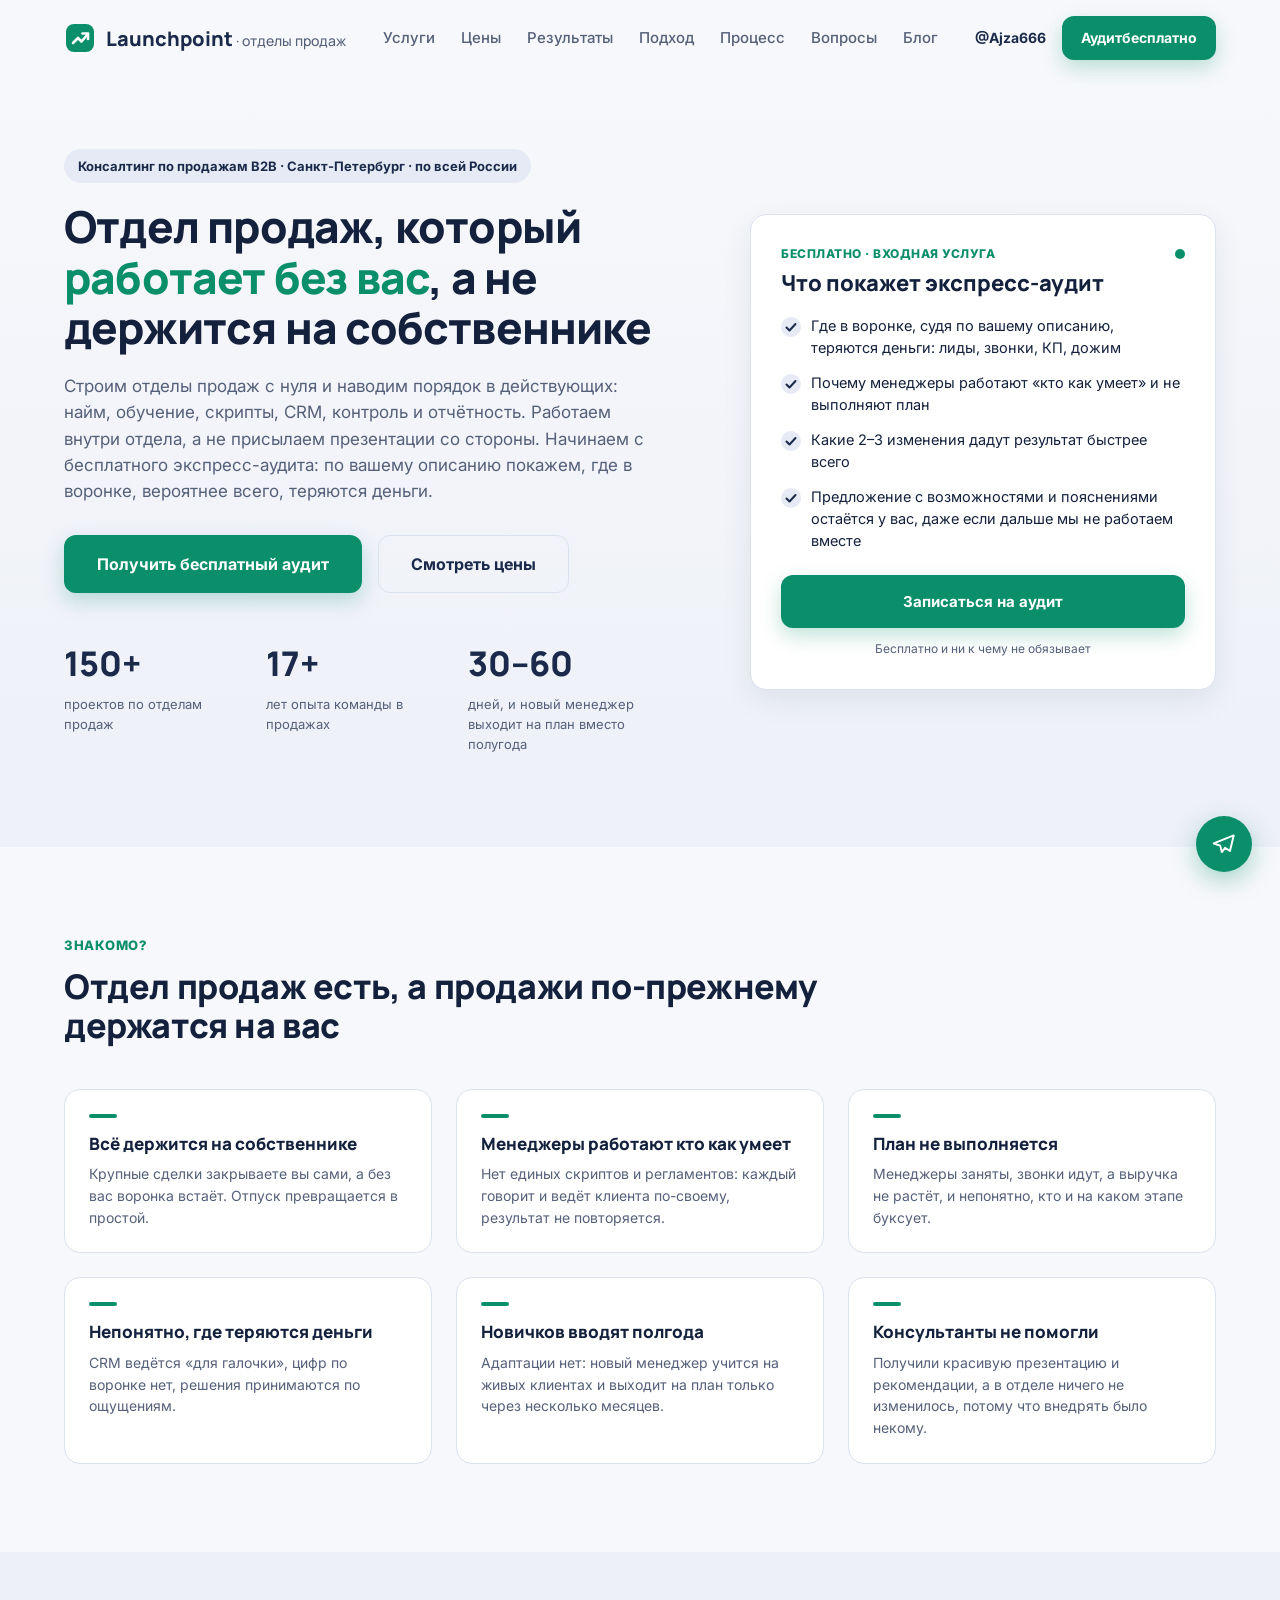
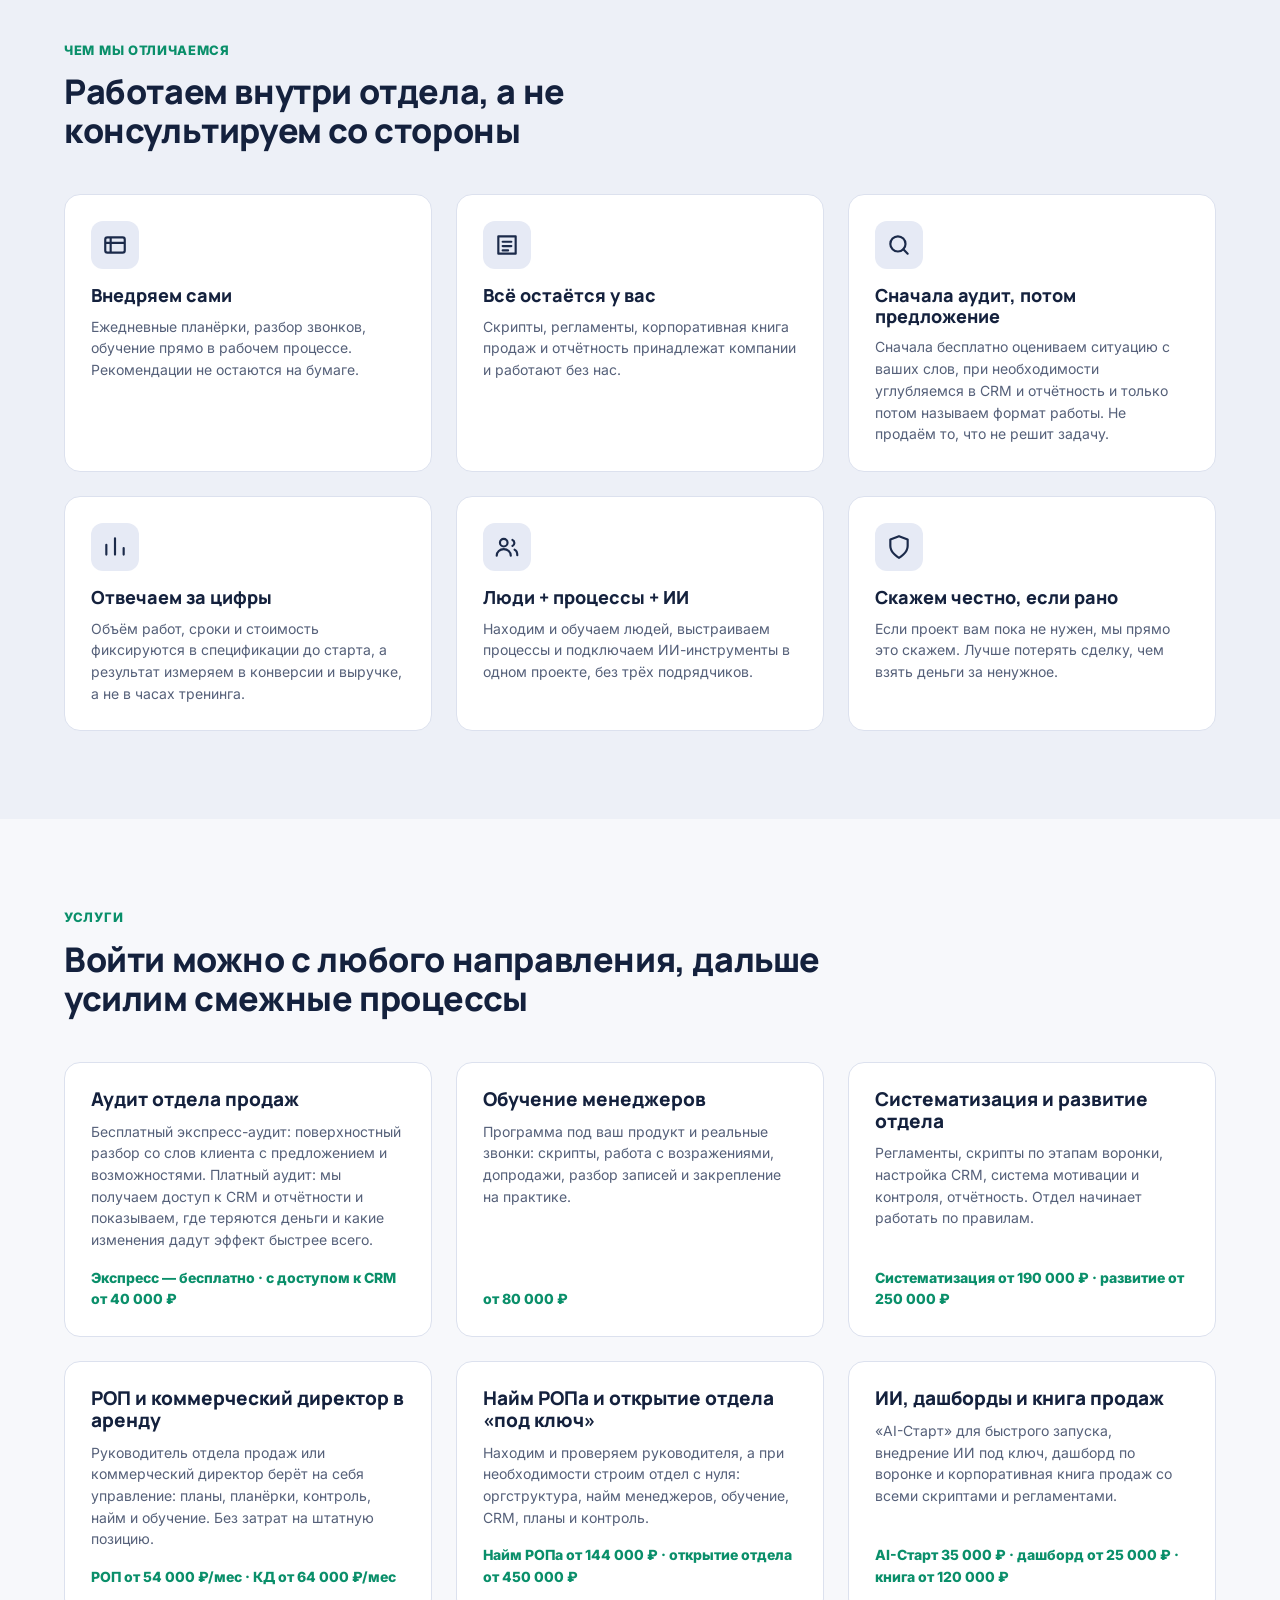
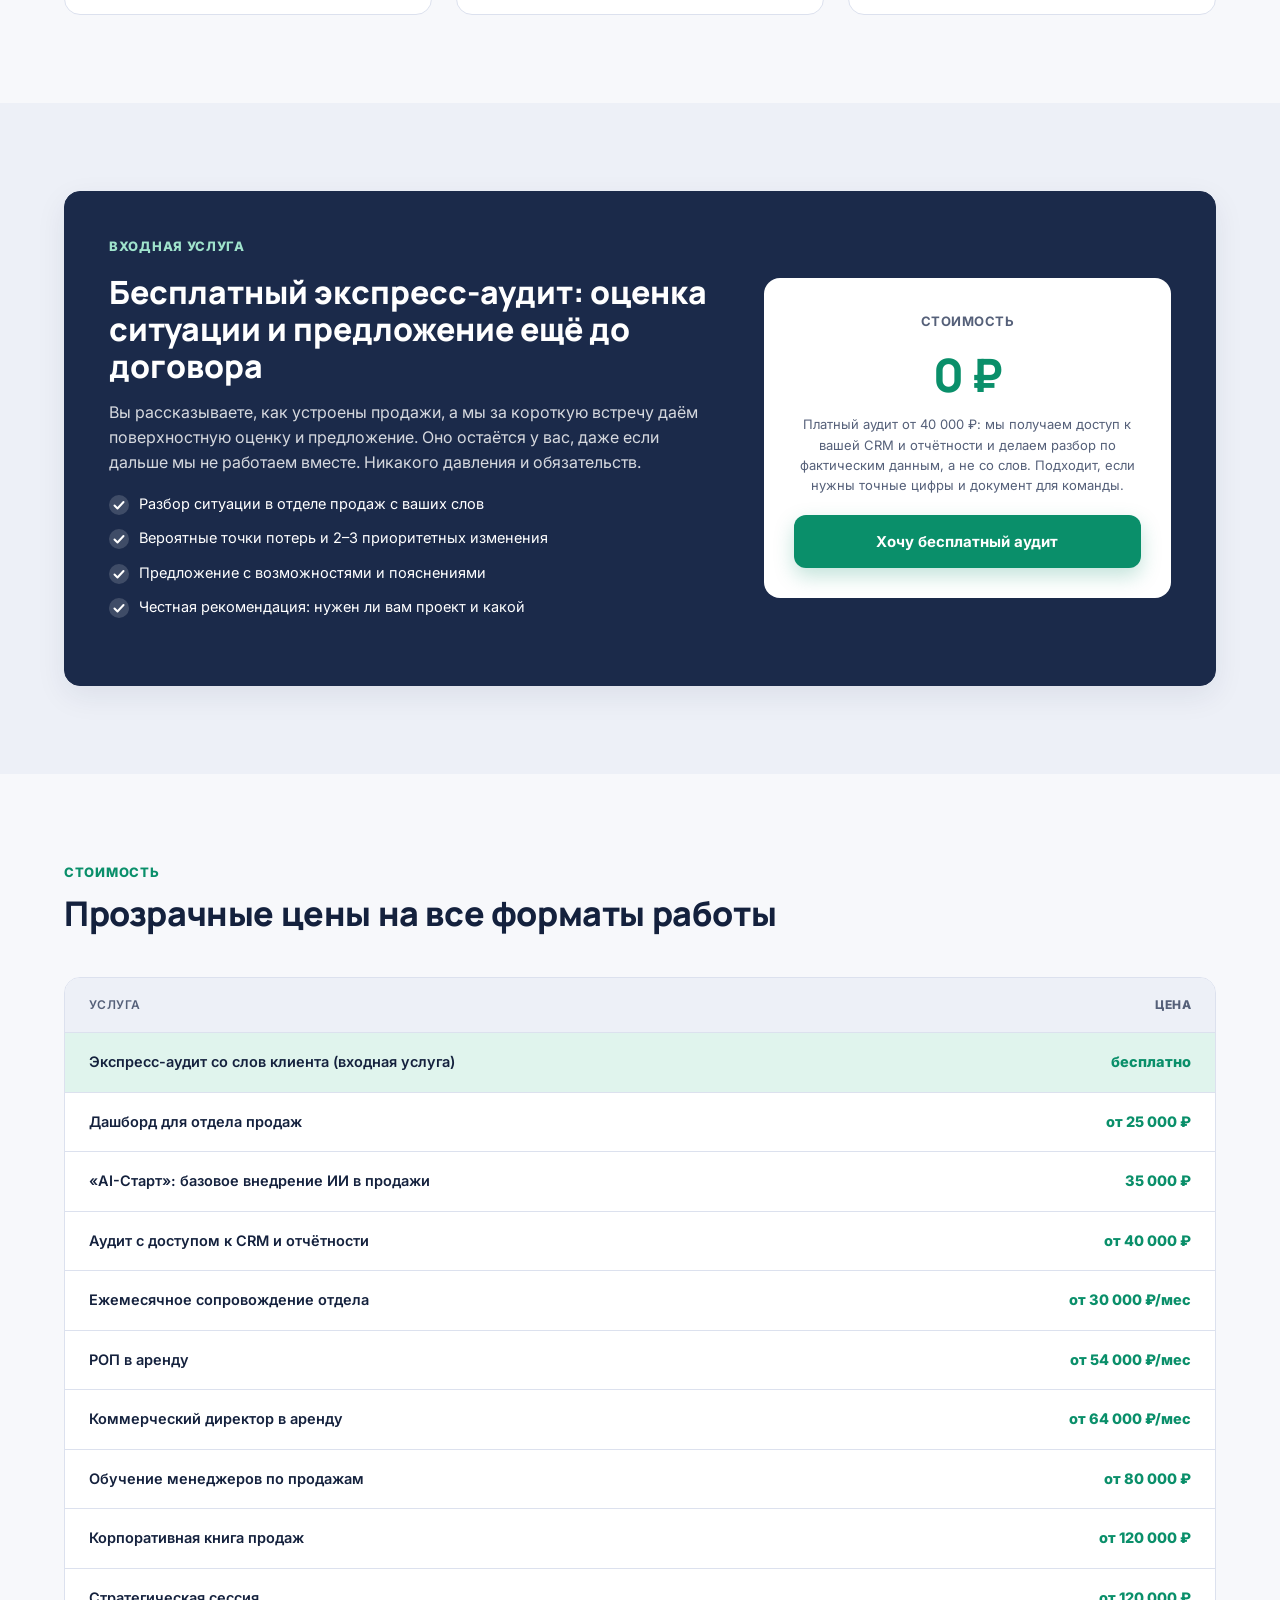
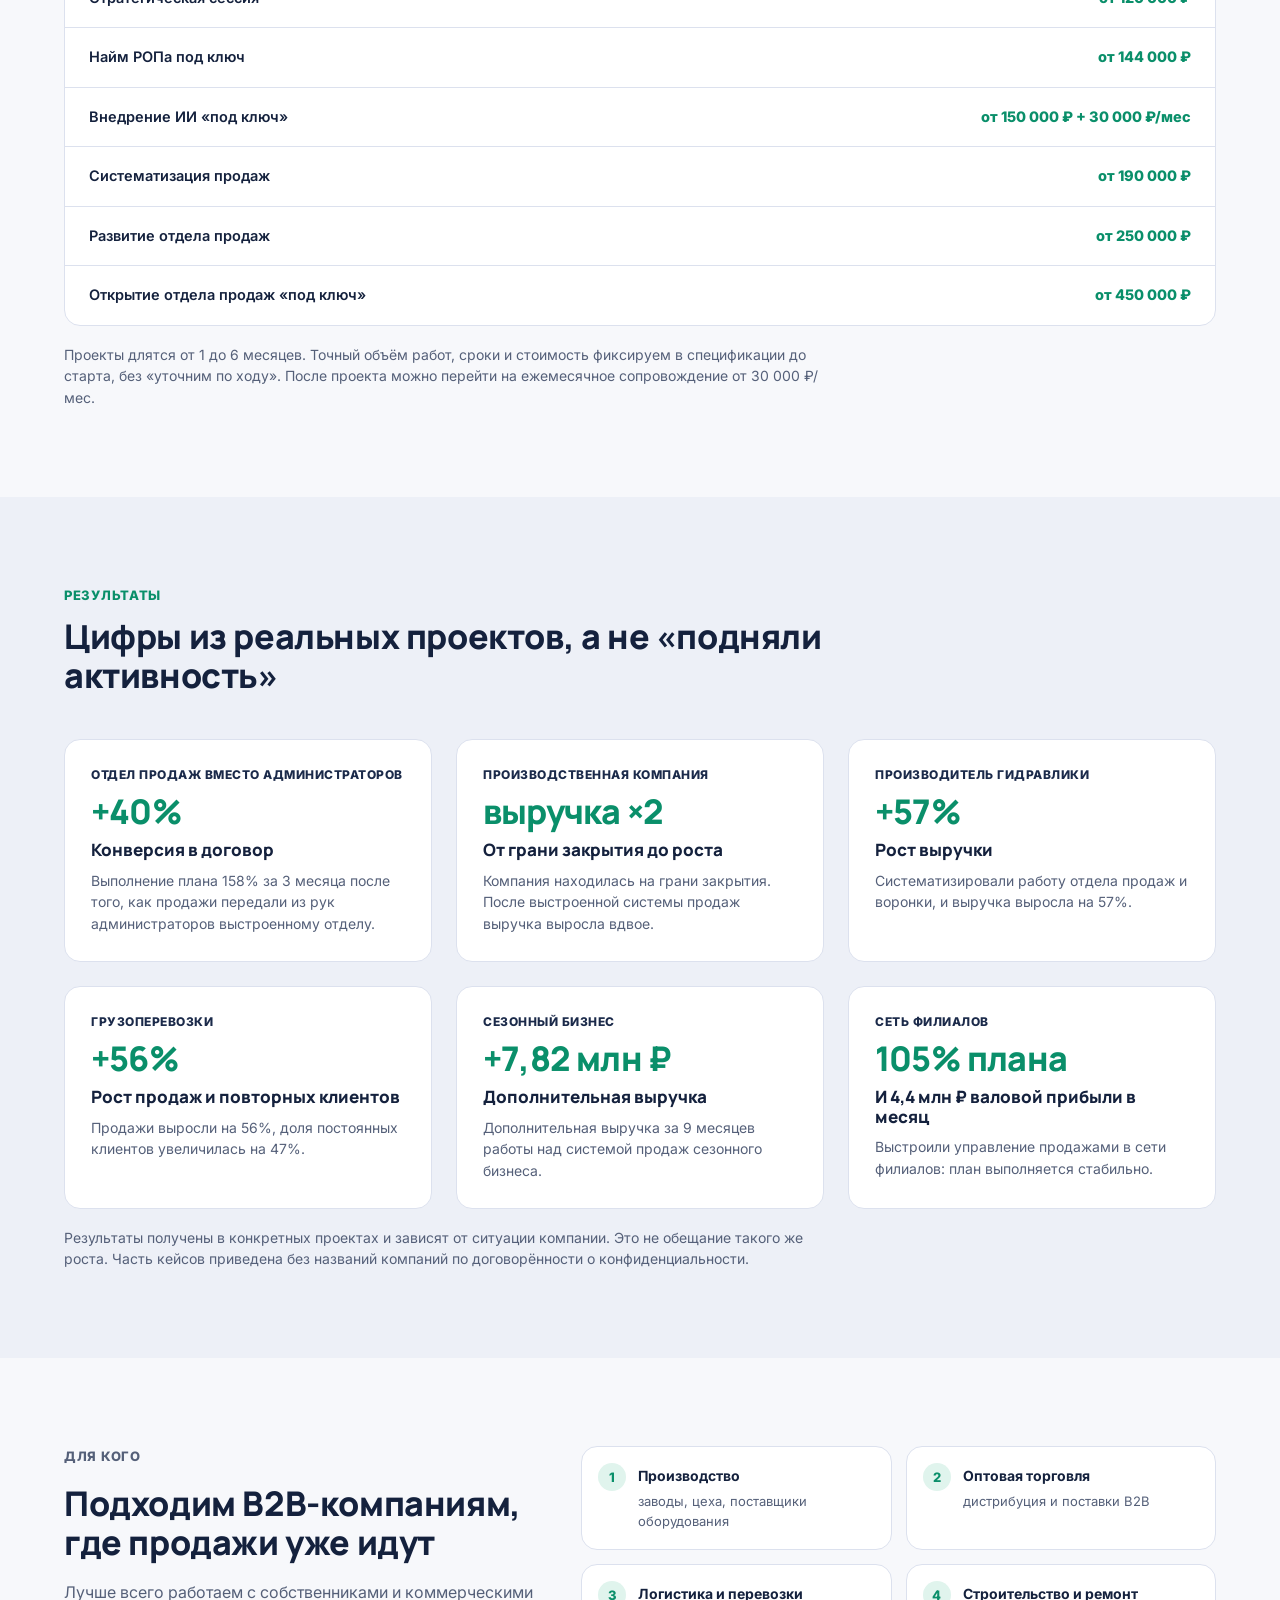
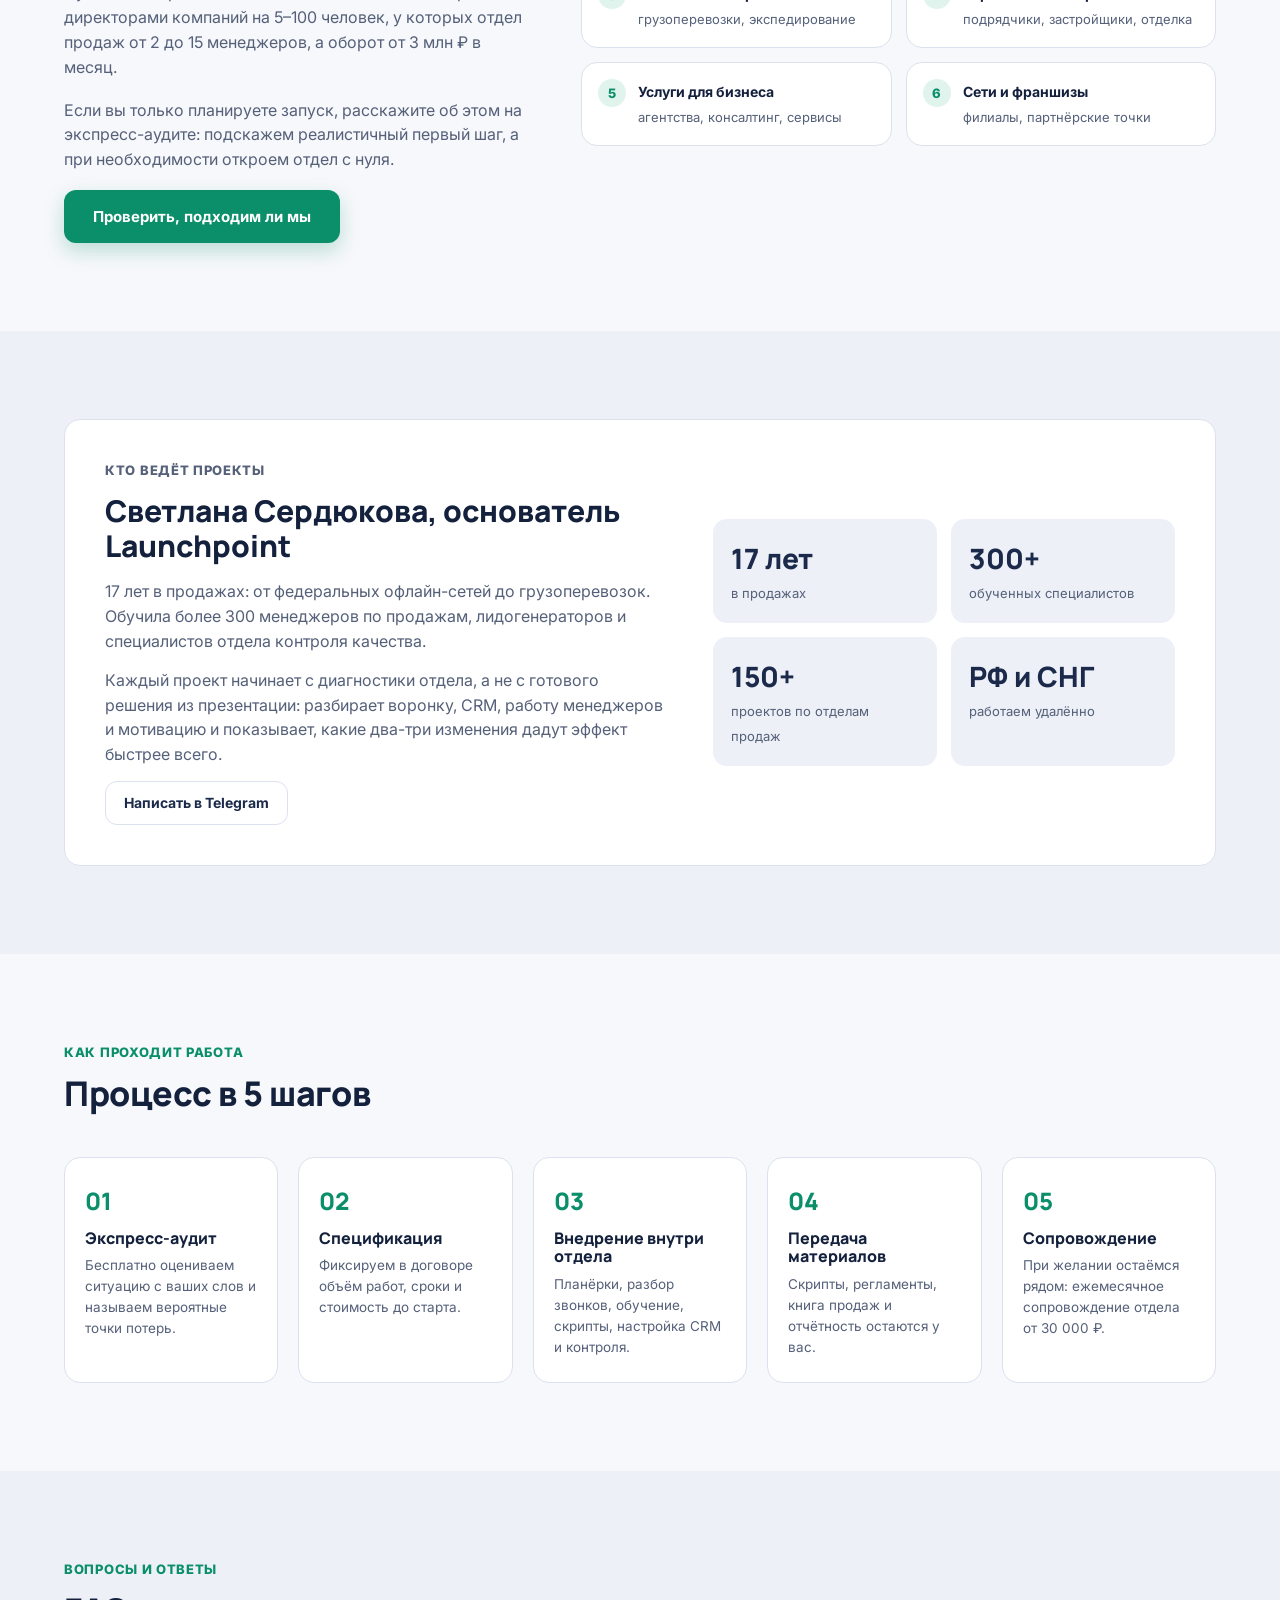
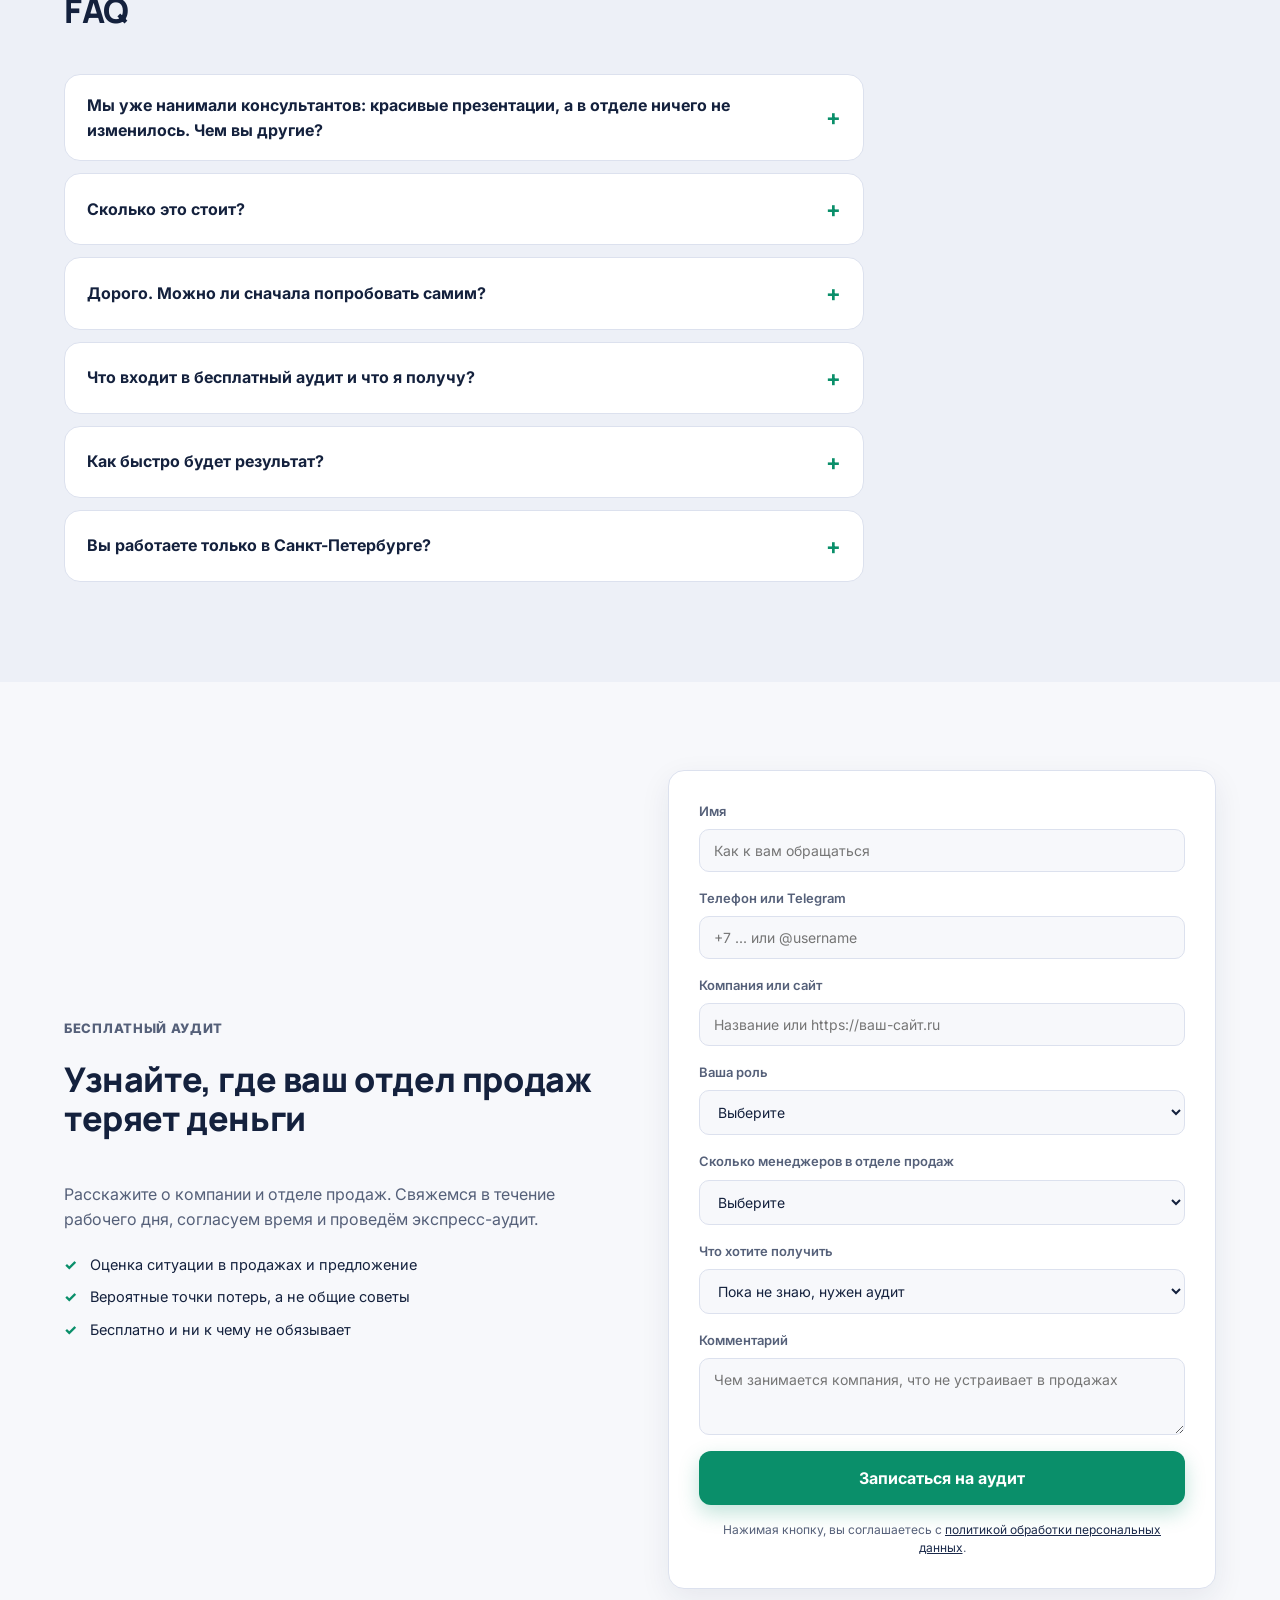
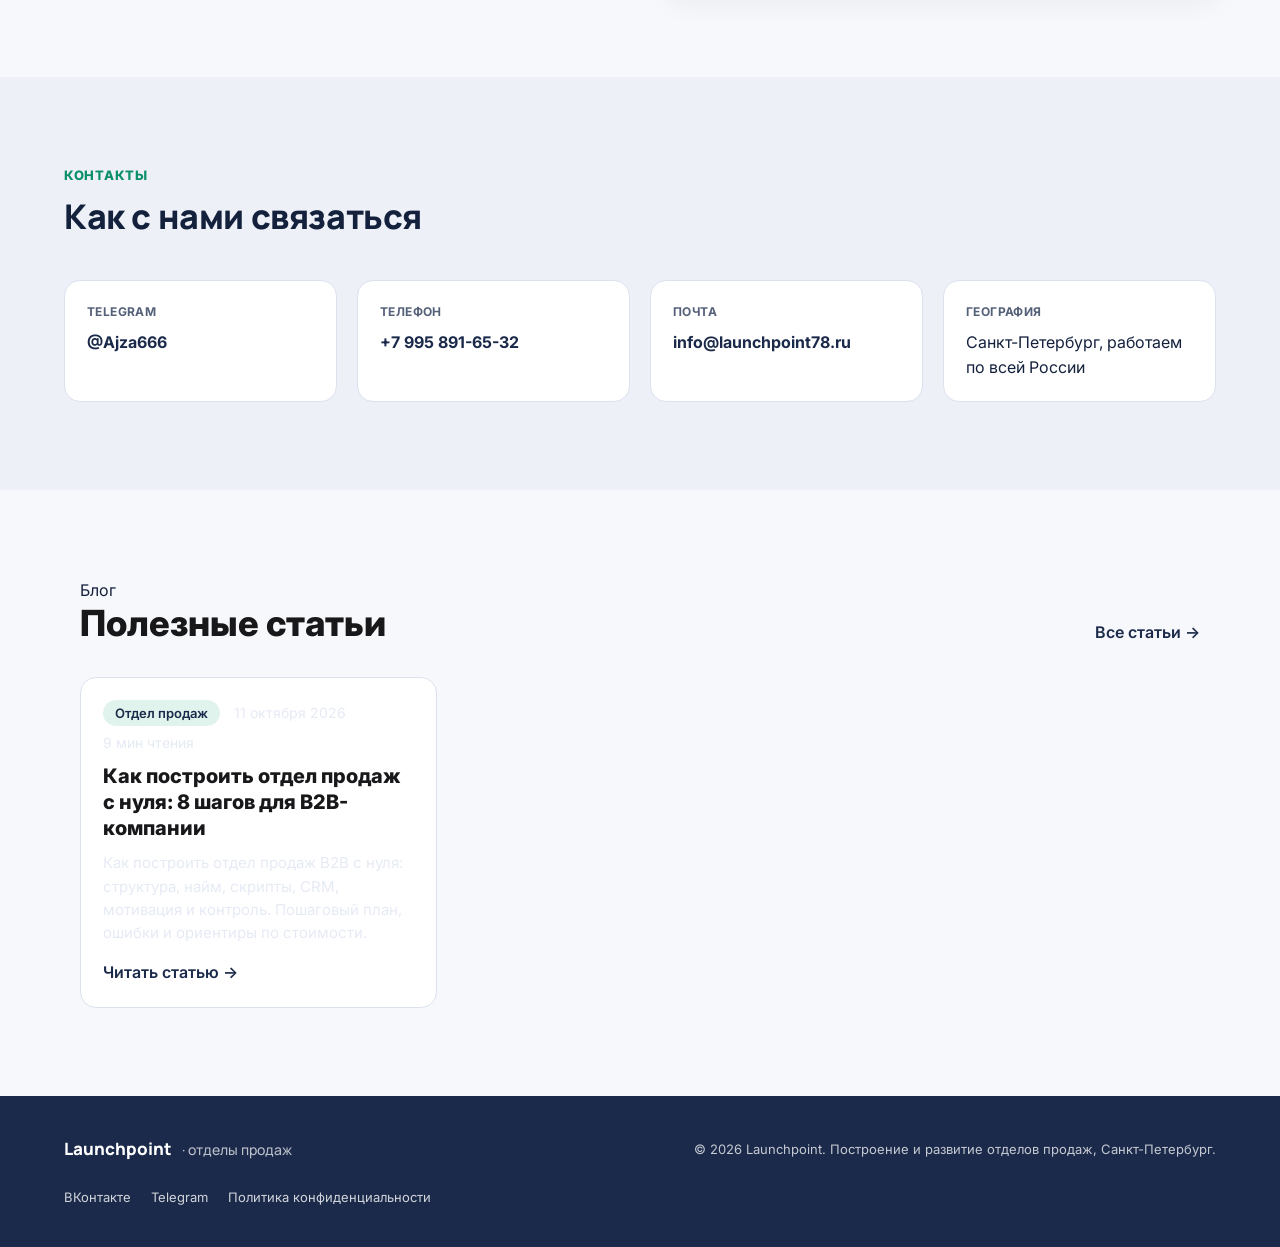
<file: index.html>
<!DOCTYPE html>
<html lang="ru">
<head>
<meta charset="UTF-8">
<meta name="viewport" content="width=device-width, initial-scale=1.0">
<title>Launchpoint — построение и развитие отдела продаж под ключ</title>
<meta name="description" content="Строим отделы продаж B2B с нуля и наводим порядок в действующих: найм, обучение, скрипты, CRM, контроль, отчётность. РОП в аренду. Бесплатный экспресс-аудит отдела продаж. Санкт-Петербург, работаем по всей России.">
<link rel="preconnect" href="https://fonts.googleapis.com">
<link rel="preconnect" href="https://fonts.gstatic.com" crossorigin>
<link href="https://fonts.googleapis.com/css2?family=Inter:wght@400;500;600;700&family=Manrope:wght@500;600;700;800&display=swap" rel="stylesheet">
<link rel="stylesheet" href="styles.css">
<link rel="stylesheet" href="blog/blog.css">
<link rel="alternate" type="application/rss+xml" title="Блог" href="feed.xml">
</head>
<body>

<header class="header" id="header">
  <div class="container header__inner">
    <a href="#home" class="logo">
      <svg class="logo__icon" width="32" height="32" viewBox="0 0 32 32" fill="none" aria-hidden="true"><rect x="2" y="2" width="28" height="28" rx="8" fill="currentColor"/><path d="M9 21l5-5 3.5 3.5L24 12" stroke="#fff" stroke-width="2.6" stroke-linecap="round" stroke-linejoin="round"/><path d="M18.5 11.5H24V17" stroke="#fff" stroke-width="2.6" stroke-linecap="round" stroke-linejoin="round"/></svg>
      <span>Launchpoint<span class="logo__suffix"> · отделы продаж</span></span>
    </a>
    <nav class="nav" id="nav">
      <a href="#services">Услуги</a>
      <a href="#prices">Цены</a>
      <a href="#results">Результаты</a>
      <a href="#approach">Подход</a>
      <a href="#process">Процесс</a>
      <a href="#faq">Вопросы</a>
    <!-- BLOGNAV:START --><a href="blog/">Блог</a><!-- BLOGNAV:END --></nav>
    <div class="header__actions">
      <a href="https://t.me/Ajza666" class="header__tg" target="_blank" rel="noopener">@Ajza666</a>
      <a href="#contact" class="btn btn--primary btn--sm">Аудит<span class="hide-sm"> бесплатно</span></a>
      <button class="burger" id="burger" aria-label="Меню">
        <span></span><span></span><span></span>
      </button>
    </div>
  </div>
</header>

<main>

  <!-- HERO -->
  <section class="hero" id="home">
    <div class="container hero__inner">
      <div class="hero__content">
        <p class="eyebrow">Консалтинг по продажам B2B · Санкт-Петербург · по всей России</p>
        <h1>Отдел продаж, который <em>работает без вас</em>, а не держится на собственнике</h1>
        <p class="hero__lead">Строим отделы продаж с нуля и наводим порядок в действующих: найм, обучение, скрипты, CRM, контроль и отчётность. Работаем внутри отдела, а не присылаем презентации со стороны. Начинаем с бесплатного экспресс-аудита: по вашему описанию покажем, где в воронке, вероятнее всего, теряются деньги.</p>
        <div class="hero__cta">
          <a href="#contact" class="btn btn--primary btn--lg">Получить бесплатный аудит</a>
          <a href="#prices" class="btn btn--ghost btn--lg">Смотреть цены</a>
        </div>
        <div class="hero__stats">
          <div class="stat">
            <span class="stat__val"><span class="stat__num" data-target="150">0</span><span class="stat__plus">+</span></span>
            <span class="stat__label">проектов по отделам продаж</span>
          </div>
          <div class="stat">
            <span class="stat__val"><span class="stat__num" data-target="17">0</span><span class="stat__plus">+</span></span>
            <span class="stat__label">лет опыта команды в продажах</span>
          </div>
          <div class="stat">
            <span class="stat__val"><span class="stat__num">30–60</span></span>
            <span class="stat__label">дней, и новый менеджер выходит на план вместо полугода</span>
          </div>
        </div>
      </div>
      <div class="hero__card">
        <div class="hero__card-top">
          <span class="hero__card-tag">Бесплатно · входная услуга</span>
          <span class="hero__card-dot"></span>
        </div>
        <h3>Что покажет экспресс-аудит</h3>
        <ul class="check-list">
          <li>Где в воронке, судя по вашему описанию, теряются деньги: лиды, звонки, КП, дожим</li>
          <li>Почему менеджеры работают «кто как умеет» и не выполняют план</li>
          <li>Какие 2–3 изменения дадут результат быстрее всего</li>
          <li>Предложение с возможностями и пояснениями остаётся у вас, даже если дальше мы не работаем вместе</li>
        </ul>
        <a href="#contact" class="btn btn--primary btn--block">Записаться на аудит</a>
        <p class="hero__card-note">Бесплатно и ни к чему не обязывает</p>
      </div>
    </div>
  </section>

  <!-- PAINS -->
  <section class="section" id="pains">
    <div class="container">
      <p class="section__eyebrow">Знакомо?</p>
      <h2 class="section__title">Отдел продаж есть, а продажи по-прежнему держатся на вас</h2>
      <div class="grid grid--3">
        <div class="pain">
          <h3>Всё держится на собственнике</h3>
          <p>Крупные сделки закрываете вы сами, а без вас воронка встаёт. Отпуск превращается в простой.</p>
        </div>
        <div class="pain">
          <h3>Менеджеры работают кто как умеет</h3>
          <p>Нет единых скриптов и регламентов: каждый говорит и ведёт клиента по-своему, результат не повторяется.</p>
        </div>
        <div class="pain">
          <h3>План не выполняется</h3>
          <p>Менеджеры заняты, звонки идут, а выручка не растёт, и непонятно, кто и на каком этапе буксует.</p>
        </div>
        <div class="pain">
          <h3>Непонятно, где теряются деньги</h3>
          <p>CRM ведётся «для галочки», цифр по воронке нет, решения принимаются по ощущениям.</p>
        </div>
        <div class="pain">
          <h3>Новичков вводят полгода</h3>
          <p>Адаптации нет: новый менеджер учится на живых клиентах и выходит на план только через несколько месяцев.</p>
        </div>
        <div class="pain">
          <h3>Консультанты не помогли</h3>
          <p>Получили красивую презентацию и рекомендации, а в отделе ничего не изменилось, потому что внедрять было некому.</p>
        </div>
      </div>
    </div>
  </section>

  <!-- APPROACH -->
  <section class="section section--alt" id="approach">
    <div class="container">
      <p class="section__eyebrow">Чем мы отличаемся</p>
      <h2 class="section__title">Работаем внутри отдела, а не консультируем со стороны</h2>
      <div class="grid grid--3">
        <div class="adv">
          <div class="adv__icon">
            <svg width="26" height="26" viewBox="0 0 24 24" fill="none"><rect x="3" y="5" width="18" height="14" rx="2" stroke="currentColor" stroke-width="2"/><path d="M3 10h18M8 5v14" stroke="currentColor" stroke-width="2"/></svg>
          </div>
          <h3>Внедряем сами</h3>
          <p>Ежедневные планёрки, разбор звонков, обучение прямо в рабочем процессе. Рекомендации не остаются на бумаге.</p>
        </div>
        <div class="adv">
          <div class="adv__icon">
            <svg width="26" height="26" viewBox="0 0 24 24" fill="none"><path d="M4 4h16v16H4z" stroke="currentColor" stroke-width="2" stroke-linejoin="round"/><path d="M8 9h8M8 13h8M8 17h5" stroke="currentColor" stroke-width="2" stroke-linecap="round"/></svg>
          </div>
          <h3>Всё остаётся у вас</h3>
          <p>Скрипты, регламенты, корпоративная книга продаж и отчётность принадлежат компании и работают без нас.</p>
        </div>
        <div class="adv">
          <div class="adv__icon">
            <svg width="26" height="26" viewBox="0 0 24 24" fill="none"><circle cx="11" cy="11" r="7" stroke="currentColor" stroke-width="2"/><path d="M20 20l-4-4" stroke="currentColor" stroke-width="2" stroke-linecap="round"/></svg>
          </div>
          <h3>Сначала аудит, потом предложение</h3>
          <p>Сначала бесплатно оцениваем ситуацию с ваших слов, при необходимости углубляемся в CRM и отчётность и только потом называем формат работы. Не продаём то, что не решит задачу.</p>
        </div>
        <div class="adv">
          <div class="adv__icon">
            <svg width="26" height="26" viewBox="0 0 24 24" fill="none"><path d="M4 19V10M12 19V4M20 19V13" stroke="currentColor" stroke-width="2" stroke-linecap="round"/></svg>
          </div>
          <h3>Отвечаем за цифры</h3>
          <p>Объём работ, сроки и стоимость фиксируются в спецификации до старта, а результат измеряем в конверсии и выручке, а не в часах тренинга.</p>
        </div>
        <div class="adv">
          <div class="adv__icon">
            <svg width="26" height="26" viewBox="0 0 24 24" fill="none"><circle cx="9" cy="8" r="3.5" stroke="currentColor" stroke-width="2"/><path d="M2.5 20c0-3.6 2.9-6 6.5-6s6.5 2.4 6.5 6" stroke="currentColor" stroke-width="2" stroke-linecap="round"/><path d="M17 5.5a3 3 0 0 1 0 5.5M19 14.5c1.7.7 2.5 2.4 2.5 5" stroke="currentColor" stroke-width="2" stroke-linecap="round"/></svg>
          </div>
          <h3>Люди + процессы + ИИ</h3>
          <p>Находим и обучаем людей, выстраиваем процессы и подключаем ИИ-инструменты в одном проекте, без трёх подрядчиков.</p>
        </div>
        <div class="adv">
          <div class="adv__icon">
            <svg width="26" height="26" viewBox="0 0 24 24" fill="none"><path d="M12 22s-8-4.5-8-11V5l8-3 8 3v6c0 6.5-8 11-8 11z" stroke="currentColor" stroke-width="2" stroke-linejoin="round"/></svg>
          </div>
          <h3>Скажем честно, если рано</h3>
          <p>Если проект вам пока не нужен, мы прямо это скажем. Лучше потерять сделку, чем взять деньги за ненужное.</p>
        </div>
      </div>
    </div>
  </section>

  <!-- SERVICES -->
  <section class="section" id="services">
    <div class="container">
      <p class="section__eyebrow">Услуги</p>
      <h2 class="section__title">Войти можно с любого направления, дальше усилим смежные процессы</h2>
      <div class="grid grid--3">
        <div class="service">
          <h3>Аудит отдела продаж</h3>
          <p>Бесплатный экспресс-аудит: поверхностный разбор со слов клиента с предложением и возможностями. Платный аудит: мы получаем доступ к CRM и отчётности и показываем, где теряются деньги и какие изменения дадут эффект быстрее всего.</p>
          <span class="service__price">Экспресс — бесплатно · с доступом к CRM от 40 000 ₽</span>
        </div>
        <div class="service">
          <h3>Обучение менеджеров</h3>
          <p>Программа под ваш продукт и реальные звонки: скрипты, работа с возражениями, допродажи, разбор записей и закрепление на практике.</p>
          <span class="service__price">от 80 000 ₽</span>
        </div>
        <div class="service">
          <h3>Систематизация и развитие отдела</h3>
          <p>Регламенты, скрипты по этапам воронки, настройка CRM, система мотивации и контроля, отчётность. Отдел начинает работать по правилам.</p>
          <span class="service__price">Систематизация от 190 000 ₽ · развитие от 250 000 ₽</span>
        </div>
        <div class="service">
          <h3>РОП и коммерческий директор в аренду</h3>
          <p>Руководитель отдела продаж или коммерческий директор берёт на себя управление: планы, планёрки, контроль, найм и обучение. Без затрат на штатную позицию.</p>
          <span class="service__price">РОП от 54 000 ₽/мес · КД от 64 000 ₽/мес</span>
        </div>
        <div class="service">
          <h3>Найм РОПа и открытие отдела «под ключ»</h3>
          <p>Находим и проверяем руководителя, а при необходимости строим отдел с нуля: оргструктура, найм менеджеров, обучение, CRM, планы и контроль.</p>
          <span class="service__price">Найм РОПа от 144 000 ₽ · открытие отдела от 450 000 ₽</span>
        </div>
        <div class="service">
          <h3>ИИ, дашборды и книга продаж</h3>
          <p>«AI-Старт» для быстрого запуска, внедрение ИИ под ключ, дашборд по воронке и корпоративная книга продаж со всеми скриптами и регламентами.</p>
          <span class="service__price">AI-Старт 35 000 ₽ · дашборд от 25 000 ₽ · книга от 120 000 ₽</span>
        </div>
      </div>
    </div>
  </section>

  <!-- OFFER (free audit) -->
  <section class="section section--alt" id="audit">
    <div class="container">
      <div class="offer">
        <div>
          <p class="section__eyebrow">Входная услуга</p>
          <h2>Бесплатный экспресс-аудит: оценка ситуации и предложение ещё до договора</h2>
          <p>Вы рассказываете, как устроены продажи, а мы за короткую встречу даём поверхностную оценку и предложение. Оно остаётся у вас, даже если дальше мы не работаем вместе. Никакого давления и обязательств.</p>
          <ul class="check-list">
            <li>Разбор ситуации в отделе продаж с ваших слов</li>
            <li>Вероятные точки потерь и 2–3 приоритетных изменения</li>
            <li>Предложение с возможностями и пояснениями</li>
            <li>Честная рекомендация: нужен ли вам проект и какой</li>
          </ul>
        </div>
        <div class="offer__box">
          <span class="offer__from">Стоимость</span>
          <div class="offer__price">0 ₽</div>
          <p class="offer__note">Платный аудит от 40 000 ₽: мы получаем доступ к вашей CRM и отчётности и делаем разбор по фактическим данным, а не со слов. Подходит, если нужны точные цифры и документ для команды.</p>
          <a href="#contact" class="btn btn--primary btn--block">Хочу бесплатный аудит</a>
        </div>
      </div>
    </div>
  </section>

  <!-- PRICES -->
  <section class="section" id="prices">
    <div class="container">
      <p class="section__eyebrow">Стоимость</p>
      <h2 class="section__title">Прозрачные цены на все форматы работы</h2>
      <div class="price-table">
        <div class="price-row price-row--head"><span>Услуга</span><span>Цена</span></div>
        <div class="price-row price-row--highlight"><span>Экспресс-аудит со слов клиента (входная услуга)</span><span>бесплатно</span></div>
        <div class="price-row"><span>Дашборд для отдела продаж</span><span>от 25 000 ₽</span></div>
        <div class="price-row"><span>«AI-Старт»: базовое внедрение ИИ в продажи</span><span>35 000 ₽</span></div>
        <div class="price-row"><span>Аудит с доступом к CRM и отчётности</span><span>от 40 000 ₽</span></div>
        <div class="price-row"><span>Ежемесячное сопровождение отдела</span><span>от 30 000 ₽/мес</span></div>
        <div class="price-row"><span>РОП в аренду</span><span>от 54 000 ₽/мес</span></div>
        <div class="price-row"><span>Коммерческий директор в аренду</span><span>от 64 000 ₽/мес</span></div>
        <div class="price-row"><span>Обучение менеджеров по продажам</span><span>от 80 000 ₽</span></div>
        <div class="price-row"><span>Корпоративная книга продаж</span><span>от 120 000 ₽</span></div>
        <div class="price-row"><span>Стратегическая сессия</span><span>от 120 000 ₽</span></div>
        <div class="price-row"><span>Найм РОПа под ключ</span><span>от 144 000 ₽</span></div>
        <div class="price-row"><span>Внедрение ИИ «под ключ»</span><span>от 150 000 ₽ + 30 000 ₽/мес</span></div>
        <div class="price-row"><span>Систематизация продаж</span><span>от 190 000 ₽</span></div>
        <div class="price-row"><span>Развитие отдела продаж</span><span>от 250 000 ₽</span></div>
        <div class="price-row"><span>Открытие отдела продаж «под ключ»</span><span>от 450 000 ₽</span></div>
      </div>
      <p class="price-note">Проекты длятся от 1 до 6 месяцев. Точный объём работ, сроки и стоимость фиксируем в спецификации до старта, без «уточним по ходу». После проекта можно перейти на ежемесячное сопровождение от 30 000 ₽/мес.</p>
    </div>
  </section>

  <!-- RESULTS -->
  <section class="section section--alt" id="results">
    <div class="container">
      <p class="section__eyebrow">Результаты</p>
      <h2 class="section__title">Цифры из реальных проектов, а не «подняли активность»</h2>
      <div class="grid grid--3">
        <div class="case">
          <span class="case__tag">Отдел продаж вместо администраторов</span>
          <span class="case__metric">+40%</span>
          <h3>Конверсия в договор</h3>
          <p>Выполнение плана 158% за 3 месяца после того, как продажи передали из рук администраторов выстроенному отделу.</p>
        </div>
        <div class="case">
          <span class="case__tag">Производственная компания</span>
          <span class="case__metric">выручка ×2</span>
          <h3>От грани закрытия до роста</h3>
          <p>Компания находилась на грани закрытия. После выстроенной системы продаж выручка выросла вдвое.</p>
        </div>
        <div class="case">
          <span class="case__tag">Производитель гидравлики</span>
          <span class="case__metric">+57%</span>
          <h3>Рост выручки</h3>
          <p>Систематизировали работу отдела продаж и воронки, и выручка выросла на 57%.</p>
        </div>
        <div class="case">
          <span class="case__tag">Грузоперевозки</span>
          <span class="case__metric">+56%</span>
          <h3>Рост продаж и повторных клиентов</h3>
          <p>Продажи выросли на 56%, доля постоянных клиентов увеличилась на 47%.</p>
        </div>
        <div class="case">
          <span class="case__tag">Сезонный бизнес</span>
          <span class="case__metric">+7,82 млн ₽</span>
          <h3>Дополнительная выручка</h3>
          <p>Дополнительная выручка за 9 месяцев работы над системой продаж сезонного бизнеса.</p>
        </div>
        <div class="case">
          <span class="case__tag">Сеть филиалов</span>
          <span class="case__metric">105% плана</span>
          <h3>И 4,4 млн ₽ валовой прибыли в месяц</h3>
          <p>Выстроили управление продажами в сети филиалов: план выполняется стабильно.</p>
        </div>
      </div>
      <p class="price-note">Результаты получены в конкретных проектах и зависят от ситуации компании. Это не обещание такого же роста. Часть кейсов приведена без названий компаний по договорённости о конфиденциальности.</p>
    </div>
  </section>

  <!-- AUDIENCE -->
  <section class="section" id="audience">
    <div class="container fr-wrap">
      <div>
        <p class="section__eyebrow">Для кого</p>
        <h2 class="section__title" style="margin-bottom:18px">Подходим B2B-компаниям, где продажи уже идут</h2>
        <p>Лучше всего работаем с собственниками и коммерческими директорами компаний на 5–100 человек, у которых отдел продаж от 2 до 15 менеджеров, а оборот от 3 млн ₽ в месяц.</p>
        <p>Если вы только планируете запуск, расскажите об этом на экспресс-аудите: подскажем реалистичный первый шаг, а при необходимости откроем отдел с нуля.</p>
        <a href="#contact" class="btn btn--primary">Проверить, подходим ли мы</a>
      </div>
      <div class="fr-steps">
        <div class="fr-step">Производство<span>заводы, цеха, поставщики оборудования</span></div>
        <div class="fr-step">Оптовая торговля<span>дистрибуция и поставки B2B</span></div>
        <div class="fr-step">Логистика и перевозки<span>грузоперевозки, экспедирование</span></div>
        <div class="fr-step">Строительство и ремонт<span>подрядчики, застройщики, отделка</span></div>
        <div class="fr-step">Услуги для бизнеса<span>агентства, консалтинг, сервисы</span></div>
        <div class="fr-step">Сети и франшизы<span>филиалы, партнёрские точки</span></div>
      </div>
    </div>
  </section>

  <!-- FOUNDER -->
  <section class="section section--alt" id="about">
    <div class="container">
      <div class="founder">
        <div>
          <p class="section__eyebrow">Кто ведёт проекты</p>
          <h2>Светлана Сердюкова, основатель Launchpoint</h2>
          <p>17 лет в продажах: от федеральных офлайн-сетей до грузоперевозок. Обучила более 300 менеджеров по продажам, лидогенераторов и специалистов отдела контроля качества.</p>
          <p>Каждый проект начинает с диагностики отдела, а не с готового решения из презентации: разбирает воронку, CRM, работу менеджеров и мотивацию и показывает, какие два-три изменения дадут эффект быстрее всего.</p>
          <a href="https://t.me/Ajza666" class="btn btn--ghost btn--sm" target="_blank" rel="noopener">Написать в Telegram</a>
        </div>
        <div class="founder__facts">
          <div class="fact"><b>17 лет</b><span>в продажах</span></div>
          <div class="fact"><b>300+</b><span>обученных специалистов</span></div>
          <div class="fact"><b>150+</b><span>проектов по отделам продаж</span></div>
          <div class="fact"><b>РФ и СНГ</b><span>работаем удалённо</span></div>
        </div>
      </div>
    </div>
  </section>

  <!-- PROCESS -->
  <section class="section" id="process">
    <div class="container">
      <p class="section__eyebrow">Как проходит работа</p>
      <h2 class="section__title">Процесс в 5 шагов</h2>
      <div class="steps">
        <div class="step">
          <span class="step__num">01</span>
          <h3>Экспресс-аудит</h3>
          <p>Бесплатно оцениваем ситуацию с ваших слов и называем вероятные точки потерь.</p>
        </div>
        <div class="step">
          <span class="step__num">02</span>
          <h3>Спецификация</h3>
          <p>Фиксируем в договоре объём работ, сроки и стоимость до старта.</p>
        </div>
        <div class="step">
          <span class="step__num">03</span>
          <h3>Внедрение внутри отдела</h3>
          <p>Планёрки, разбор звонков, обучение, скрипты, настройка CRM и контроля.</p>
        </div>
        <div class="step">
          <span class="step__num">04</span>
          <h3>Передача материалов</h3>
          <p>Скрипты, регламенты, книга продаж и отчётность остаются у вас.</p>
        </div>
        <div class="step">
          <span class="step__num">05</span>
          <h3>Сопровождение</h3>
          <p>При желании остаёмся рядом: ежемесячное сопровождение отдела от 30 000 ₽.</p>
        </div>
      </div>
    </div>
  </section>

  <!-- FAQ -->
  <section class="section section--alt" id="faq">
    <div class="container">
      <p class="section__eyebrow">Вопросы и ответы</p>
      <h2 class="section__title">FAQ</h2>
      <div class="faq">
        <details class="faq__item">
          <summary>Мы уже нанимали консультантов: красивые презентации, а в отделе ничего не изменилось. Чем вы другие?</summary>
          <p>Мы не консультируем со стороны. Работаем внутри отдела: ежедневные планёрки, разбор звонков, обучение менеджеров на их же сделках. Результат фиксируем в цифрах: конверсия в договор, выполнение плана, срок выхода новичка на план. Все материалы (скрипты, регламенты, книга продаж, отчётность) остаются у вас и работают без нас.</p>
        </details>
        <details class="faq__item">
          <summary>Сколько это стоит?</summary>
          <p>Экспресс-аудит бесплатный, а аудит с доступом к CRM и отчётности от 40 000 ₽. Дальше цена зависит от задачи: обучение менеджеров от 80 000 ₽, развитие отдела от 250 000 ₽, открытие отдела с нуля от 450 000 ₽, РОП в аренду от 54 000 ₽ в месяц. Полный прайс выше. Объём, сроки и стоимость фиксируем в спецификации до старта, без доплат «по ходу».</p>
        </details>
        <details class="faq__item">
          <summary>Дорого. Можно ли сначала попробовать самим?</summary>
          <p>Можно, и на аудите мы честно скажем, что из изменений вы вполне потянете сами. Но если продажи держатся на вас, а менеджеры работают кто как умеет, самостоятельная попытка обычно упирается в нехватку времени: собственнику некогда внедрять и контролировать. Тогда выгоднее взять формат «РОП в аренду» от 54 000 ₽ в месяц, чем терять месяцы и клиентов.</p>
        </details>
        <details class="faq__item">
          <summary>Что входит в бесплатный аудит и что я получу?</summary>
          <p>Бесплатный экспресс-аудит проходит со слов клиента: вы рассказываете, как устроены продажи, а мы даём поверхностную оценку, предложение и возможности с пояснениями. Доступ к CRM и отчётности на этом этапе не нужен. Предложение остаётся у вас, даже если вы не станете нашим клиентом. Если нужен разбор по фактическим данным, есть платный аудит от 40 000 ₽: мы получаем доступ к CRM и отчётности и разбираем воронку по цифрам.</p>
        </details>
        <details class="faq__item">
          <summary>Как быстро будет результат?</summary>
          <p>Проекты длятся от 1 до 6 месяцев. Первые изменения в работе отдела заметны в первые недели. Системный результат: новый менеджер выходит на план за 30–60 дней вместо полугода. Конкретные сроки фиксируем в спецификации после аудита.</p>
        </details>
        <details class="faq__item">
          <summary>Вы работаете только в Санкт-Петербурге?</summary>
          <p>Нет. Офис находится в Санкт-Петербурге, но работаем удалённо по всей России и странам СНГ. В Москву и регионы выезжаем по проекту.</p>
        </details>
      </div>
    </div>
  </section>

  <!-- FORM -->
  <section class="section" id="contact">
    <div class="container form-section">
      <div class="form-section__text">
        <p class="section__eyebrow">Бесплатный аудит</p>
        <h2 class="section__title">Узнайте, где ваш отдел продаж теряет деньги</h2>
        <p>Расскажите о компании и отделе продаж. Свяжемся в течение рабочего дня, согласуем время и проведём экспресс-аудит.</p>
        <ul class="form-section__list">
          <li>Оценка ситуации в продажах и предложение</li>
          <li>Вероятные точки потерь, а не общие советы</li>
          <li>Бесплатно и ни к чему не обязывает</li>
        </ul>
      </div>
      <form class="form" id="leadForm">
        <input type="text" name="_gotcha" style="display:none" tabindex="-1" autocomplete="off">
        <label>
          Имя
          <input type="text" name="name" placeholder="Как к вам обращаться" required>
        </label>
        <label>
          Телефон или Telegram
          <input type="text" name="contact" placeholder="+7 ... или @username" required>
        </label>
        <label>
          Компания или сайт
          <input type="text" name="company" placeholder="Название или https://ваш-сайт.ru">
        </label>
        <label>
          Ваша роль
          <select name="role">
            <option value="">Выберите</option>
            <option>Собственник</option>
            <option>Коммерческий директор</option>
            <option>Руководитель отдела продаж</option>
            <option>Другое</option>
          </select>
        </label>
        <label>
          Сколько менеджеров в отделе продаж
          <select name="managers">
            <option value="">Выберите</option>
            <option>Отдела пока нет</option>
            <option>1–2</option>
            <option>3–5</option>
            <option>6–15</option>
            <option>Более 15</option>
          </select>
        </label>
        <label>
          Что хотите получить
          <select name="goal">
            <option value="">Пока не знаю, нужен аудит</option>
            <option>Аудит отдела продаж</option>
            <option>Обучить менеджеров</option>
            <option>Навести порядок в отделе</option>
            <option>Открыть отдел продаж с нуля</option>
            <option>РОП или коммерческий директор в аренду</option>
            <option>Внедрить ИИ в продажи</option>
          </select>
        </label>
        <label>
          Комментарий
          <textarea name="comment" rows="3" placeholder="Чем занимается компания, что не устраивает в продажах"></textarea>
        </label>
        <button type="submit" class="btn btn--primary btn--lg btn--block">Записаться на аудит</button>
        <p class="form__note">Нажимая кнопку, вы соглашаетесь с <a href="privacy.html">политикой обработки персональных данных</a>.</p>
      </form>
    </div>
  </section>

  <!-- CONTACTS -->
  <section class="section section--alt" id="contacts">
    <div class="container">
      <p class="section__eyebrow">Контакты</p>
      <h2 class="section__title">Как с нами связаться</h2>
      <div class="contacts">
        <div class="contact-card">
          <span class="contact-card__label">Telegram</span>
          <a href="https://t.me/Ajza666" target="_blank" rel="noopener">@Ajza666</a>
        </div>
        <div class="contact-card">
          <span class="contact-card__label">Телефон</span>
          <a href="tel:+79958916532">+7 995 891-65-32</a>
        </div>
        <div class="contact-card">
          <span class="contact-card__label">Почта</span>
          <a href="mailto:info@launchpoint78.ru">info@launchpoint78.ru</a>
        </div>
        <div class="contact-card">
          <span class="contact-card__label">География</span>
          <span>Санкт-Петербург, работаем по всей России</span>
        </div>
      </div>
    </div>
  </section>

<!-- BLOG:START -->
<section class="b-home" id="blog">
  <div class="container">
    <div class="b-home__head"><div><p class="section-tag">Блог</p><h2>Полезные статьи</h2></div><a class="b-more" href="blog/">Все статьи</a></div>
    <div class="b-grid"><article class="b-card">
  
  <div class="b-card__body">
    <div class="b-meta"><span class="b-chip">Отдел продаж</span><time datetime="2026-10-11">11 октября 2026</time><span>9 мин чтения</span></div>
    <h3><a href="blog/kak-postroit-otdel-prodazh/">Как построить отдел продаж с нуля: 8 шагов для B2B-компании</a></h3>
    <p>Как построить отдел продаж B2B с нуля: структура, найм, скрипты, CRM, мотивация и контроль. Пошаговый план, ошибки и ориентиры по стоимости.</p>
    <a class="b-more" href="blog/kak-postroit-otdel-prodazh/">Читать статью</a>
  </div>
</article></div>
  </div>
</section>
<!-- BLOG:END -->
</main>

<footer class="footer">
  <div class="container footer__inner">
    <a href="#home" class="logo logo--footer">Launchpoint <span class="logo__suffix">· отделы продаж</span></a>
    <p>© <span id="year"></span> Launchpoint. Построение и развитие отделов продаж, Санкт-Петербург.</p>
    <div class="footer__links">
      <a href="https://vk.ru/launchpoint_78" target="_blank" rel="noopener">ВКонтакте</a>
      <a href="https://t.me/Ajza666" target="_blank" rel="noopener">Telegram</a>
      <a href="privacy.html" class="footer__policy">Политика конфиденциальности</a>
    </div>
  </div>
</footer>

<a href="https://t.me/Ajza666" class="fab" target="_blank" rel="noopener" aria-label="Написать в Telegram">
  <svg viewBox="0 0 24 24" fill="none"><path d="M21 4L2.5 11.5l6 2 1.5 6 3-4 4.5 3L21 4z" stroke="currentColor" stroke-width="1.8" stroke-linejoin="round"/></svg>
</a>

<script src="script.js"></script>
</body>
</html>
</file>
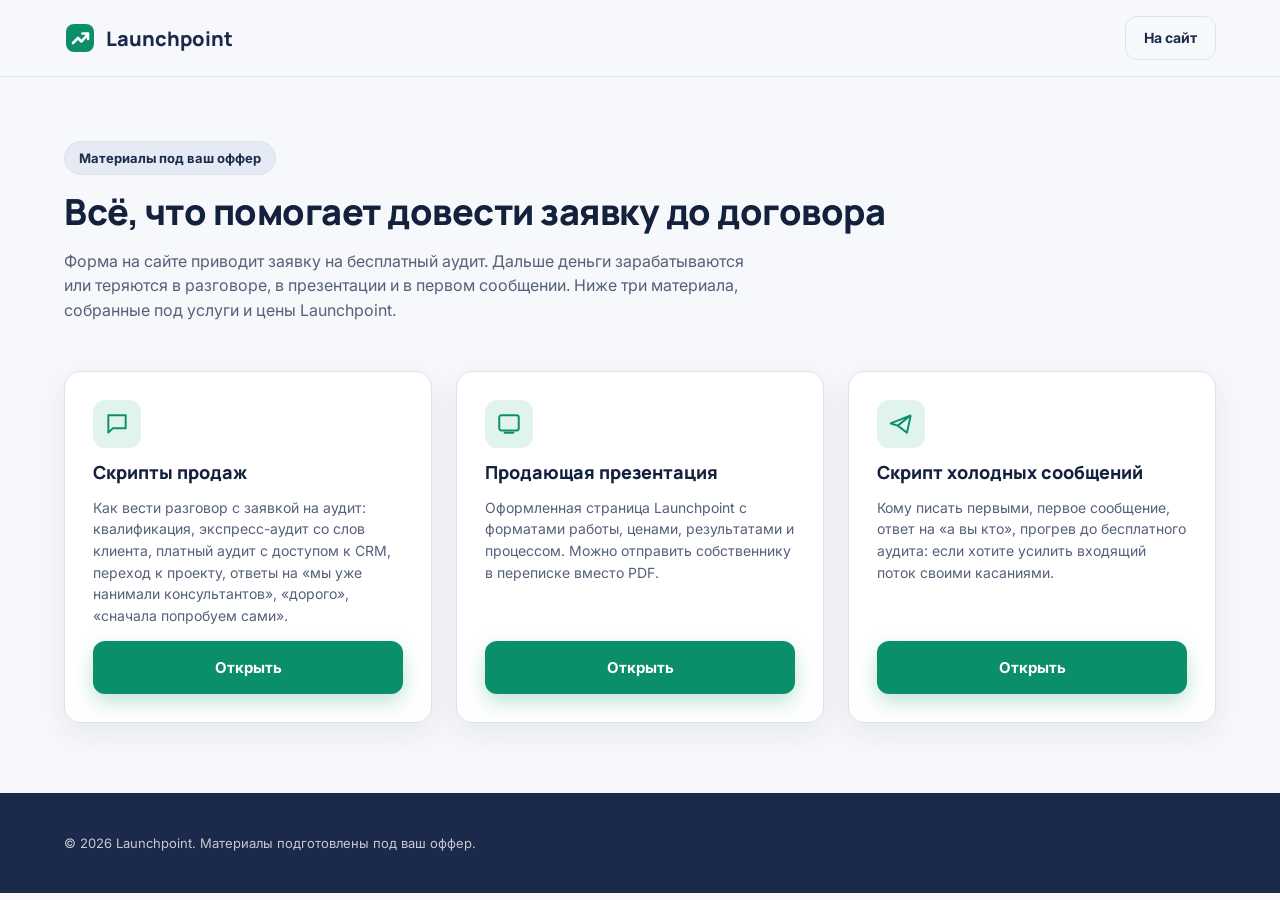
<file: materials.html>
<!DOCTYPE html>
<html lang="ru">
<head>
<meta charset="UTF-8">
<meta name="viewport" content="width=device-width, initial-scale=1.0">
<title>Материалы под ваш оффер — Launchpoint</title>
<link rel="preconnect" href="https://fonts.googleapis.com">
<link rel="preconnect" href="https://fonts.gstatic.com" crossorigin>
<link href="https://fonts.googleapis.com/css2?family=Inter:wght@400;500;600;700&family=Manrope:wght@500;600;700;800&display=swap" rel="stylesheet">
<link rel="stylesheet" href="styles.css">
</head>
<body>

<header class="doc-header">
  <div class="container doc-bar">
    <a href="index.html" class="logo">
      <svg class="logo__icon" width="32" height="32" viewBox="0 0 32 32" fill="none" aria-hidden="true"><rect x="2" y="2" width="28" height="28" rx="8" fill="currentColor"/><path d="M9 21l5-5 3.5 3.5L24 12" stroke="#fff" stroke-width="2.6" stroke-linecap="round" stroke-linejoin="round"/><path d="M18.5 11.5H24V17" stroke="#fff" stroke-width="2.6" stroke-linecap="round" stroke-linejoin="round"/></svg>
      <span>Launchpoint</span>
    </a>
    <div class="doc-bar__actions">
      <a href="index.html" class="btn btn--ghost btn--sm">На сайт</a>
    </div>
  </div>
</header>

<main class="container doc-hero">
  <span class="tag">Материалы под ваш оффер</span>
  <h1>Всё, что помогает довести заявку до договора</h1>
  <p>Форма на сайте приводит заявку на бесплатный аудит. Дальше деньги зарабатываются или теряются в разговоре, в презентации и в первом сообщении. Ниже три материала, собранные под услуги и цены Launchpoint.</p>
</main>

<section class="container doc-section">
  <div class="material-grid">
    <div class="material-card">
      <div class="material-card__icon"><svg width="26" height="26" viewBox="0 0 24 24" fill="none"><path d="M4 4H20V16H8L4 20V4Z" stroke="#0a8f6a" stroke-width="1.8" stroke-linejoin="round"/></svg></div>
      <h3>Скрипты продаж</h3>
      <p>Как вести разговор с заявкой на аудит: квалификация, экспресс-аудит со слов клиента, платный аудит с доступом к CRM, переход к проекту, ответы на «мы уже нанимали консультантов», «дорого», «сначала попробуем сами».</p>
      <a href="scripts.html" class="btn btn--primary btn--block">Открыть</a>
    </div>
    <div class="material-card">
      <div class="material-card__icon"><svg width="26" height="26" viewBox="0 0 24 24" fill="none"><rect x="3" y="4" width="18" height="14" rx="2" stroke="#0a8f6a" stroke-width="1.8"/><path d="M8 20H16" stroke="#0a8f6a" stroke-width="1.8" stroke-linecap="round"/></svg></div>
      <h3>Продающая презентация</h3>
      <p>Оформленная страница Launchpoint с форматами работы, ценами, результатами и процессом. Можно отправить собственнику в переписке вместо PDF.</p>
      <a href="presentation.html" class="btn btn--primary btn--block">Открыть</a>
    </div>
    <div class="material-card">
      <div class="material-card__icon"><svg width="26" height="26" viewBox="0 0 24 24" fill="none"><path d="M21 4L2.5 11.5L9 13.5M21 4L17.5 20L9 13.5M21 4L9 13.5" stroke="#0a8f6a" stroke-width="1.8" stroke-linejoin="round"/></svg></div>
      <h3>Скрипт холодных сообщений</h3>
      <p>Кому писать первыми, первое сообщение, ответ на «а вы кто», прогрев до бесплатного аудита: если хотите усилить входящий поток своими касаниями.</p>
      <a href="outreach.html" class="btn btn--primary btn--block">Открыть</a>
    </div>
  </div>
</section>

<footer class="footer">
  <div class="container footer__bottom">
    <span>© <span id="year"></span> Launchpoint. Материалы подготовлены под ваш оффер.</span>
  </div>
</footer>

<script>document.getElementById('year').textContent = new Date().getFullYear();</script>
</body>
</html>
</file>
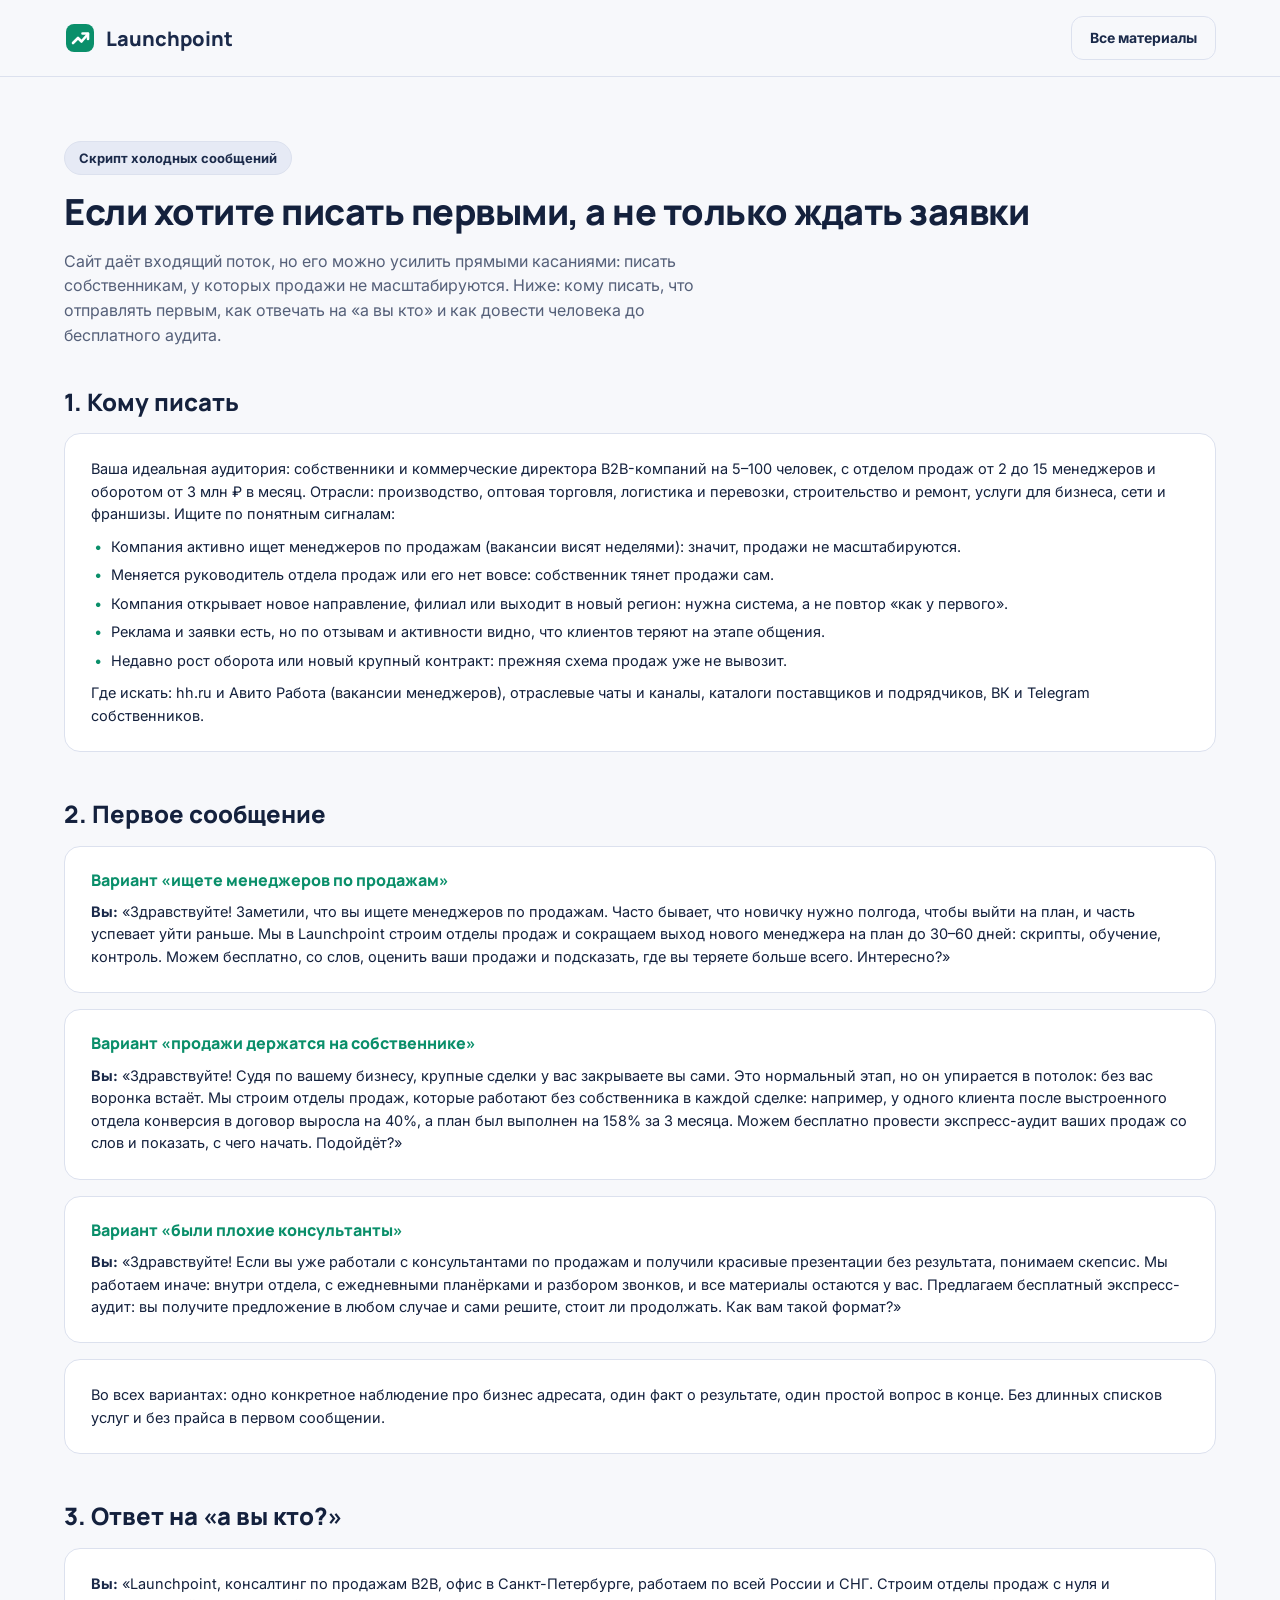
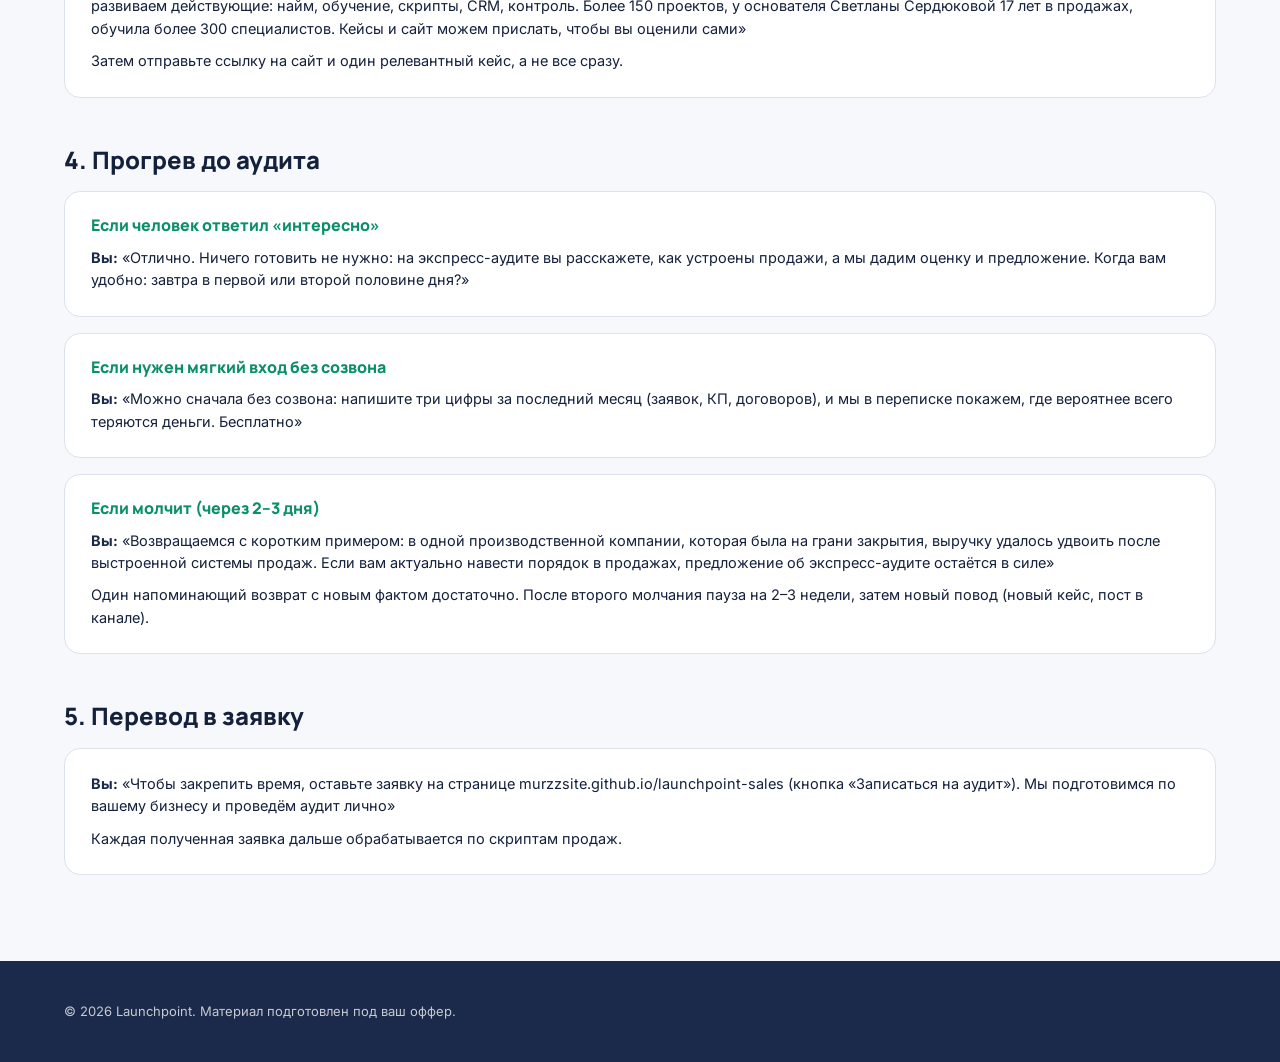
<file: outreach.html>
<!DOCTYPE html>
<html lang="ru">
<head>
<meta charset="UTF-8">
<meta name="viewport" content="width=device-width, initial-scale=1.0">
<title>Скрипт холодных сообщений — Launchpoint</title>
<link rel="preconnect" href="https://fonts.googleapis.com">
<link rel="preconnect" href="https://fonts.gstatic.com" crossorigin>
<link href="https://fonts.googleapis.com/css2?family=Inter:wght@400;500;600;700&family=Manrope:wght@500;600;700;800&display=swap" rel="stylesheet">
<link rel="stylesheet" href="styles.css">
</head>
<body>

<header class="doc-header">
  <div class="container doc-bar">
    <a href="index.html" class="logo">
      <svg class="logo__icon" width="32" height="32" viewBox="0 0 32 32" fill="none" aria-hidden="true"><rect x="2" y="2" width="28" height="28" rx="8" fill="currentColor"/><path d="M9 21l5-5 3.5 3.5L24 12" stroke="#fff" stroke-width="2.6" stroke-linecap="round" stroke-linejoin="round"/><path d="M18.5 11.5H24V17" stroke="#fff" stroke-width="2.6" stroke-linecap="round" stroke-linejoin="round"/></svg>
      <span>Launchpoint</span>
    </a>
    <div class="doc-bar__actions">
      <a href="materials.html" class="btn btn--ghost btn--sm">Все материалы</a>
    </div>
  </div>
</header>

<main class="container doc-hero">
  <span class="tag">Скрипт холодных сообщений</span>
  <h1>Если хотите писать первыми, а не только ждать заявки</h1>
  <p>Сайт даёт входящий поток, но его можно усилить прямыми касаниями: писать собственникам, у которых продажи не масштабируются. Ниже: кому писать, что отправлять первым, как отвечать на «а вы кто» и как довести человека до бесплатного аудита.</p>
</main>

<section class="container doc-section">
  <h2>1. Кому писать</h2>
  <div class="script-block">
    <p>Ваша идеальная аудитория: собственники и коммерческие директора B2B-компаний на 5–100 человек, с отделом продаж от 2 до 15 менеджеров и оборотом от 3 млн ₽ в месяц. Отрасли: производство, оптовая торговля, логистика и перевозки, строительство и ремонт, услуги для бизнеса, сети и франшизы. Ищите по понятным сигналам:</p>
    <ul>
      <li>Компания активно ищет менеджеров по продажам (вакансии висят неделями): значит, продажи не масштабируются.</li>
      <li>Меняется руководитель отдела продаж или его нет вовсе: собственник тянет продажи сам.</li>
      <li>Компания открывает новое направление, филиал или выходит в новый регион: нужна система, а не повтор «как у первого».</li>
      <li>Реклама и заявки есть, но по отзывам и активности видно, что клиентов теряют на этапе общения.</li>
      <li>Недавно рост оборота или новый крупный контракт: прежняя схема продаж уже не вывозит.</li>
    </ul>
    <p>Где искать: hh.ru и Авито Работа (вакансии менеджеров), отраслевые чаты и каналы, каталоги поставщиков и подрядчиков, ВК и Telegram собственников.</p>
  </div>
  <h2>2. Первое сообщение</h2>
  <div class="script-block">
    <h3>Вариант «ищете менеджеров по продажам»</h3>
    <p><span class="who">Вы:</span> «Здравствуйте! Заметили, что вы ищете менеджеров по продажам. Часто бывает, что новичку нужно полгода, чтобы выйти на план, и часть успевает уйти раньше. Мы в Launchpoint строим отделы продаж и сокращаем выход нового менеджера на план до 30–60 дней: скрипты, обучение, контроль. Можем бесплатно, со слов, оценить ваши продажи и подсказать, где вы теряете больше всего. Интересно?»</p>
  </div>
  <div class="script-block">
    <h3>Вариант «продажи держатся на собственнике»</h3>
    <p><span class="who">Вы:</span> «Здравствуйте! Судя по вашему бизнесу, крупные сделки у вас закрываете вы сами. Это нормальный этап, но он упирается в потолок: без вас воронка встаёт. Мы строим отделы продаж, которые работают без собственника в каждой сделке: например, у одного клиента после выстроенного отдела конверсия в договор выросла на 40%, а план был выполнен на 158% за 3 месяца. Можем бесплатно провести экспресс-аудит ваших продаж со слов и показать, с чего начать. Подойдёт?»</p>
  </div>
  <div class="script-block">
    <h3>Вариант «были плохие консультанты»</h3>
    <p><span class="who">Вы:</span> «Здравствуйте! Если вы уже работали с консультантами по продажам и получили красивые презентации без результата, понимаем скепсис. Мы работаем иначе: внутри отдела, с ежедневными планёрками и разбором звонков, и все материалы остаются у вас. Предлагаем бесплатный экспресс-аудит: вы получите предложение в любом случае и сами решите, стоит ли продолжать. Как вам такой формат?»</p>
  </div>
  <div class="script-block">
    <p>Во всех вариантах: одно конкретное наблюдение про бизнес адресата, один факт о результате, один простой вопрос в конце. Без длинных списков услуг и без прайса в первом сообщении.</p>
  </div>
  <h2>3. Ответ на «а вы кто?»</h2>
  <div class="script-block">
    <p><span class="who">Вы:</span> «Launchpoint, консалтинг по продажам B2B, офис в Санкт-Петербурге, работаем по всей России и СНГ. Строим отделы продаж с нуля и развиваем действующие: найм, обучение, скрипты, CRM, контроль. Более 150 проектов, у основателя Светланы Сердюковой 17 лет в продажах, обучила более 300 специалистов. Кейсы и сайт можем прислать, чтобы вы оценили сами»</p>
    <p>Затем отправьте ссылку на сайт и один релевантный кейс, а не все сразу.</p>
  </div>
  <h2>4. Прогрев до аудита</h2>
  <div class="script-block">
    <h3>Если человек ответил «интересно»</h3>
    <p><span class="who">Вы:</span> «Отлично. Ничего готовить не нужно: на экспресс-аудите вы расскажете, как устроены продажи, а мы дадим оценку и предложение. Когда вам удобно: завтра в первой или второй половине дня?»</p>
  </div>
  <div class="script-block">
    <h3>Если нужен мягкий вход без созвона</h3>
    <p><span class="who">Вы:</span> «Можно сначала без созвона: напишите три цифры за последний месяц (заявок, КП, договоров), и мы в переписке покажем, где вероятнее всего теряются деньги. Бесплатно»</p>
  </div>
  <div class="script-block">
    <h3>Если молчит (через 2–3 дня)</h3>
    <p><span class="who">Вы:</span> «Возвращаемся с коротким примером: в одной производственной компании, которая была на грани закрытия, выручку удалось удвоить после выстроенной системы продаж. Если вам актуально навести порядок в продажах, предложение об экспресс-аудите остаётся в силе»</p>
    <p>Один напоминающий возврат с новым фактом достаточно. После второго молчания пауза на 2–3 недели, затем новый повод (новый кейс, пост в канале).</p>
  </div>
  <h2>5. Перевод в заявку</h2>
  <div class="script-block">
    <p><span class="who">Вы:</span> «Чтобы закрепить время, оставьте заявку на странице murzzsite.github.io/launchpoint-sales (кнопка «Записаться на аудит»). Мы подготовимся по вашему бизнесу и проведём аудит лично»</p>
    <p>Каждая полученная заявка дальше обрабатывается по скриптам продаж.</p>
  </div>

</section>

<footer class="footer">
  <div class="container footer__bottom">
    <span>© <span id="year"></span> Launchpoint. Материал подготовлен под ваш оффер.</span>
  </div>
</footer>

<script>document.getElementById('year').textContent = new Date().getFullYear();</script>
</body>
</html>
</file>
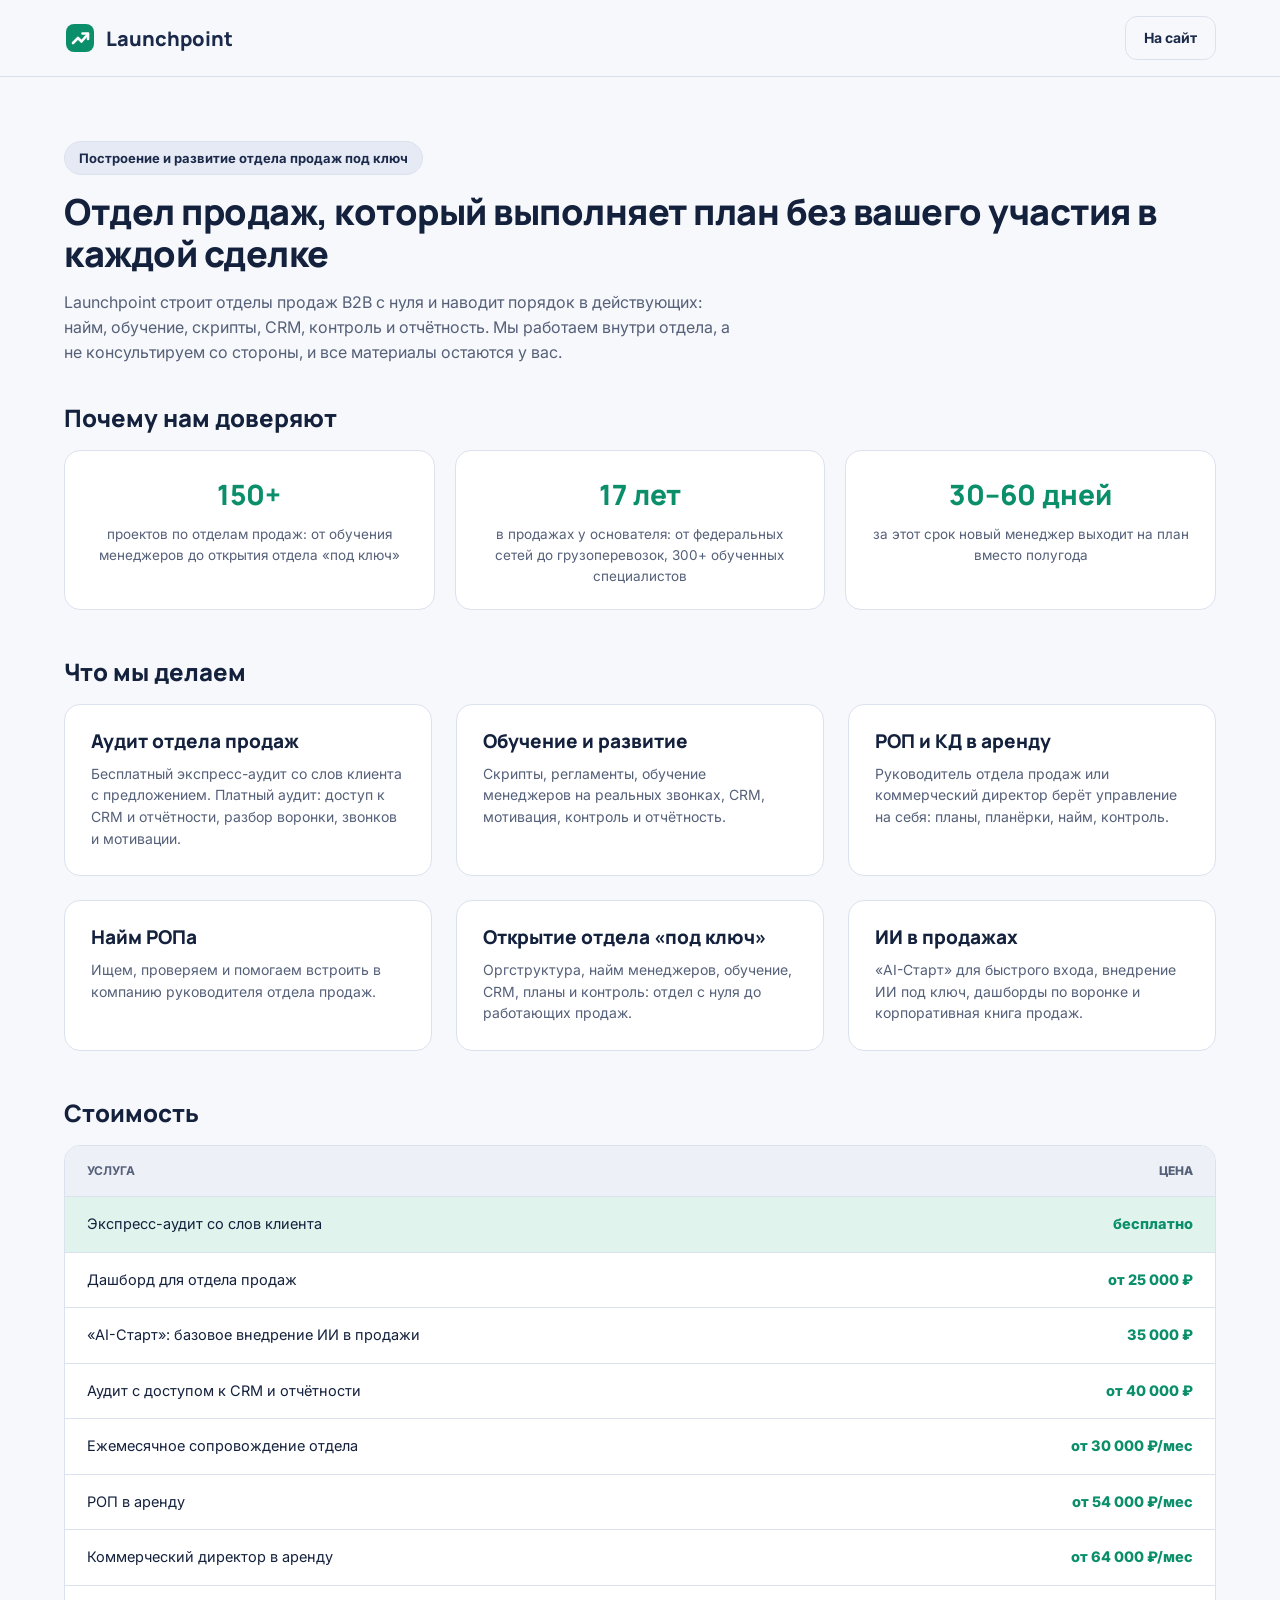
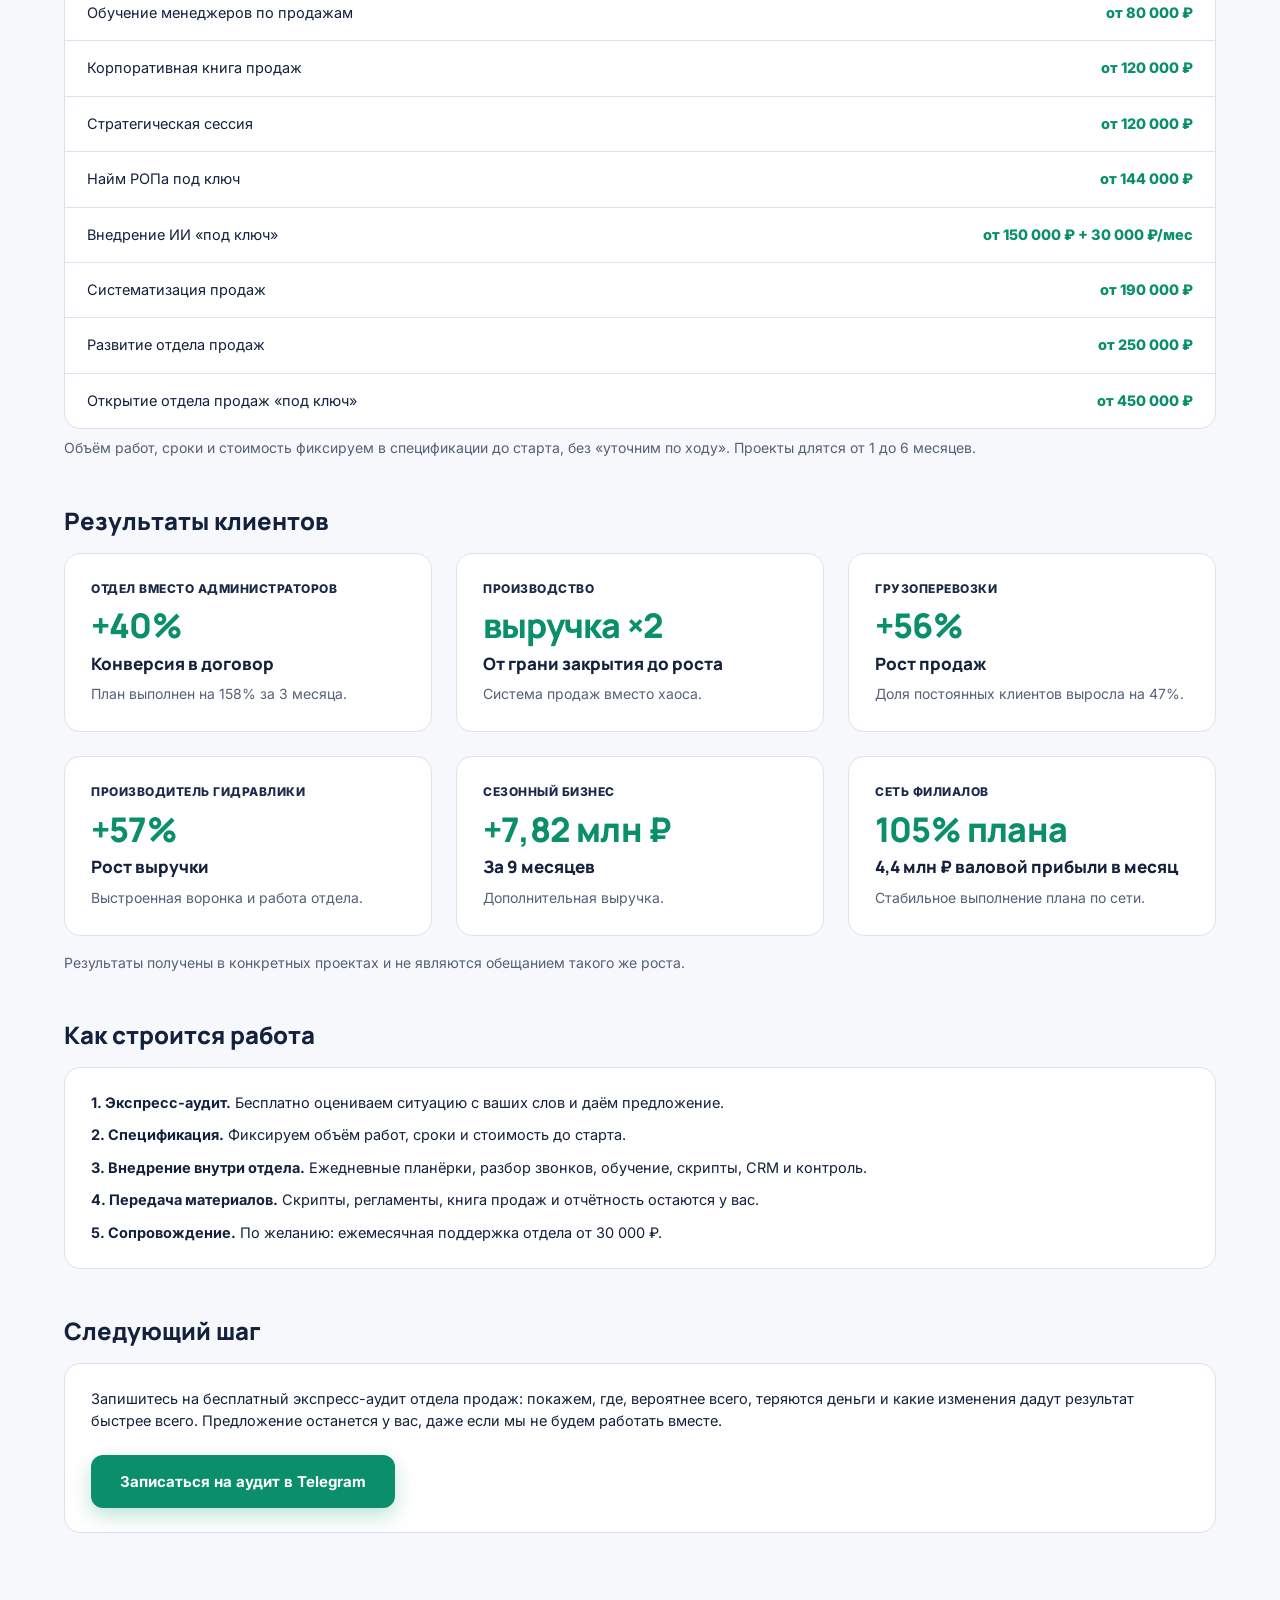
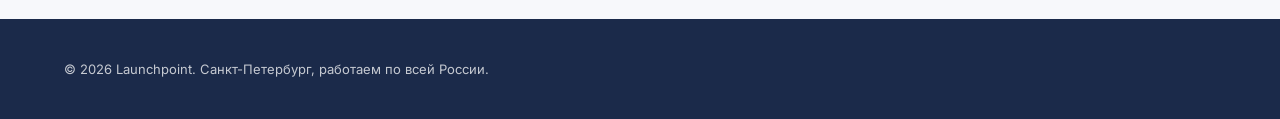
<file: presentation.html>
<!DOCTYPE html>
<html lang="ru">
<head>
<meta charset="UTF-8">
<meta name="viewport" content="width=device-width, initial-scale=1.0">
<title>Launchpoint — построение и развитие отдела продаж под ключ</title>
<link rel="preconnect" href="https://fonts.googleapis.com">
<link rel="preconnect" href="https://fonts.gstatic.com" crossorigin>
<link href="https://fonts.googleapis.com/css2?family=Inter:wght@400;500;600;700&family=Manrope:wght@500;600;700;800&display=swap" rel="stylesheet">
<link rel="stylesheet" href="styles.css">
</head>
<body>

<header class="doc-header">
  <div class="container doc-bar">
    <a href="index.html" class="logo">
      <svg class="logo__icon" width="32" height="32" viewBox="0 0 32 32" fill="none" aria-hidden="true"><rect x="2" y="2" width="28" height="28" rx="8" fill="currentColor"/><path d="M9 21l5-5 3.5 3.5L24 12" stroke="#fff" stroke-width="2.6" stroke-linecap="round" stroke-linejoin="round"/><path d="M18.5 11.5H24V17" stroke="#fff" stroke-width="2.6" stroke-linecap="round" stroke-linejoin="round"/></svg>
      <span>Launchpoint</span>
    </a>
    <div class="doc-bar__actions">
      <a href="index.html" class="btn btn--ghost btn--sm">На сайт</a>
    </div>
  </div>
</header>

<main class="container doc-hero">
  <span class="tag">Построение и развитие отдела продаж под ключ</span>
  <h1>Отдел продаж, который выполняет план без вашего участия в каждой сделке</h1>
  <p>Launchpoint строит отделы продаж B2B с нуля и наводит порядок в действующих: найм, обучение, скрипты, CRM, контроль и отчётность. Мы работаем внутри отдела, а не консультируем со стороны, и все материалы остаются у вас.</p>
</main>

<section class="container doc-section">
  <h2>Почему нам доверяют</h2>
  <div class="usp-grid">
    <div class="usp"><span class="usp__num">150+</span><p>проектов по отделам продаж: от обучения менеджеров до открытия отдела «под ключ»</p></div>
    <div class="usp"><span class="usp__num">17 лет</span><p>в продажах у основателя: от федеральных сетей до грузоперевозок, 300+ обученных специалистов</p></div>
    <div class="usp"><span class="usp__num">30–60 дней</span><p>за этот срок новый менеджер выходит на план вместо полугода</p></div>
  </div>

  <h2>Что мы делаем</h2>
  <div class="grid grid--3">
    <div class="service"><h3>Аудит отдела продаж</h3><p>Бесплатный экспресс-аудит со слов клиента с предложением. Платный аудит: доступ к CRM и отчётности, разбор воронки, звонков и мотивации.</p></div>
    <div class="service"><h3>Обучение и развитие</h3><p>Скрипты, регламенты, обучение менеджеров на реальных звонках, CRM, мотивация, контроль и отчётность.</p></div>
    <div class="service"><h3>РОП и КД в аренду</h3><p>Руководитель отдела продаж или коммерческий директор берёт управление на себя: планы, планёрки, найм, контроль.</p></div>
    <div class="service"><h3>Найм РОПа</h3><p>Ищем, проверяем и помогаем встроить в компанию руководителя отдела продаж.</p></div>
    <div class="service"><h3>Открытие отдела «под ключ»</h3><p>Оргструктура, найм менеджеров, обучение, CRM, планы и контроль: отдел с нуля до работающих продаж.</p></div>
    <div class="service"><h3>ИИ в продажах</h3><p>«AI-Старт» для быстрого входа, внедрение ИИ под ключ, дашборды по воронке и корпоративная книга продаж.</p></div>
  </div>

  <h2>Стоимость</h2>
  <div class="doc-price-table">
    <div class="doc-price-row doc-price-row--head"><span>Услуга</span><span>Цена</span></div>
    <div class="doc-price-row doc-price-row--highlight"><span>Экспресс-аудит со слов клиента</span><span>бесплатно</span></div>
    <div class="doc-price-row"><span>Дашборд для отдела продаж</span><span>от 25 000 ₽</span></div>
    <div class="doc-price-row"><span>«AI-Старт»: базовое внедрение ИИ в продажи</span><span>35 000 ₽</span></div>
    <div class="doc-price-row"><span>Аудит с доступом к CRM и отчётности</span><span>от 40 000 ₽</span></div>
    <div class="doc-price-row"><span>Ежемесячное сопровождение отдела</span><span>от 30 000 ₽/мес</span></div>
    <div class="doc-price-row"><span>РОП в аренду</span><span>от 54 000 ₽/мес</span></div>
    <div class="doc-price-row"><span>Коммерческий директор в аренду</span><span>от 64 000 ₽/мес</span></div>
    <div class="doc-price-row"><span>Обучение менеджеров по продажам</span><span>от 80 000 ₽</span></div>
    <div class="doc-price-row"><span>Корпоративная книга продаж</span><span>от 120 000 ₽</span></div>
    <div class="doc-price-row"><span>Стратегическая сессия</span><span>от 120 000 ₽</span></div>
    <div class="doc-price-row"><span>Найм РОПа под ключ</span><span>от 144 000 ₽</span></div>
    <div class="doc-price-row"><span>Внедрение ИИ «под ключ»</span><span>от 150 000 ₽ + 30 000 ₽/мес</span></div>
    <div class="doc-price-row"><span>Систематизация продаж</span><span>от 190 000 ₽</span></div>
    <div class="doc-price-row"><span>Развитие отдела продаж</span><span>от 250 000 ₽</span></div>
    <div class="doc-price-row"><span>Открытие отдела продаж «под ключ»</span><span>от 450 000 ₽</span></div>
  </div>
  <p style="color:var(--text-dim); font-size:14px; margin-bottom:40px;">Объём работ, сроки и стоимость фиксируем в спецификации до старта, без «уточним по ходу». Проекты длятся от 1 до 6 месяцев.</p>

  <h2>Результаты клиентов</h2>
  <div class="grid grid--3">
    <div class="case"><span class="case__tag">Отдел вместо администраторов</span><span class="case__metric">+40%</span><h3>Конверсия в договор</h3><p>План выполнен на 158% за 3 месяца.</p></div>
    <div class="case"><span class="case__tag">Производство</span><span class="case__metric">выручка ×2</span><h3>От грани закрытия до роста</h3><p>Система продаж вместо хаоса.</p></div>
    <div class="case"><span class="case__tag">Грузоперевозки</span><span class="case__metric">+56%</span><h3>Рост продаж</h3><p>Доля постоянных клиентов выросла на 47%.</p></div>
    <div class="case"><span class="case__tag">Производитель гидравлики</span><span class="case__metric">+57%</span><h3>Рост выручки</h3><p>Выстроенная воронка и работа отдела.</p></div>
    <div class="case"><span class="case__tag">Сезонный бизнес</span><span class="case__metric">+7,82 млн ₽</span><h3>За 9 месяцев</h3><p>Дополнительная выручка.</p></div>
    <div class="case"><span class="case__tag">Сеть филиалов</span><span class="case__metric">105% плана</span><h3>4,4 млн ₽ валовой прибыли в месяц</h3><p>Стабильное выполнение плана по сети.</p></div>
  </div>
  <p style="color:var(--text-dim); font-size:14px; margin:16px 0 40px;">Результаты получены в конкретных проектах и не являются обещанием такого же роста.</p>

  <h2>Как строится работа</h2>
  <div class="script-block">
    <p><b>1. Экспресс-аудит.</b> Бесплатно оцениваем ситуацию с ваших слов и даём предложение.</p>
    <p><b>2. Спецификация.</b> Фиксируем объём работ, сроки и стоимость до старта.</p>
    <p><b>3. Внедрение внутри отдела.</b> Ежедневные планёрки, разбор звонков, обучение, скрипты, CRM и контроль.</p>
    <p><b>4. Передача материалов.</b> Скрипты, регламенты, книга продаж и отчётность остаются у вас.</p>
    <p><b>5. Сопровождение.</b> По желанию: ежемесячная поддержка отдела от 30 000 ₽.</p>
  </div>

  <h2>Следующий шаг</h2>
  <div class="script-block">
    <p>Запишитесь на бесплатный экспресс-аудит отдела продаж: покажем, где, вероятнее всего, теряются деньги и какие изменения дадут результат быстрее всего. Предложение останется у вас, даже если мы не будем работать вместе.</p>
    <a href="https://t.me/Ajza666" target="_blank" rel="noopener" class="btn btn--primary" style="margin-top:12px;">Записаться на аудит в Telegram</a>
  </div>
</section>

<footer class="footer">
  <div class="container footer__bottom">
    <span>© <span id="year"></span> Launchpoint. Санкт-Петербург, работаем по всей России.</span>
  </div>
</footer>

<script>document.getElementById('year').textContent = new Date().getFullYear();</script>
</body>
</html>
</file>
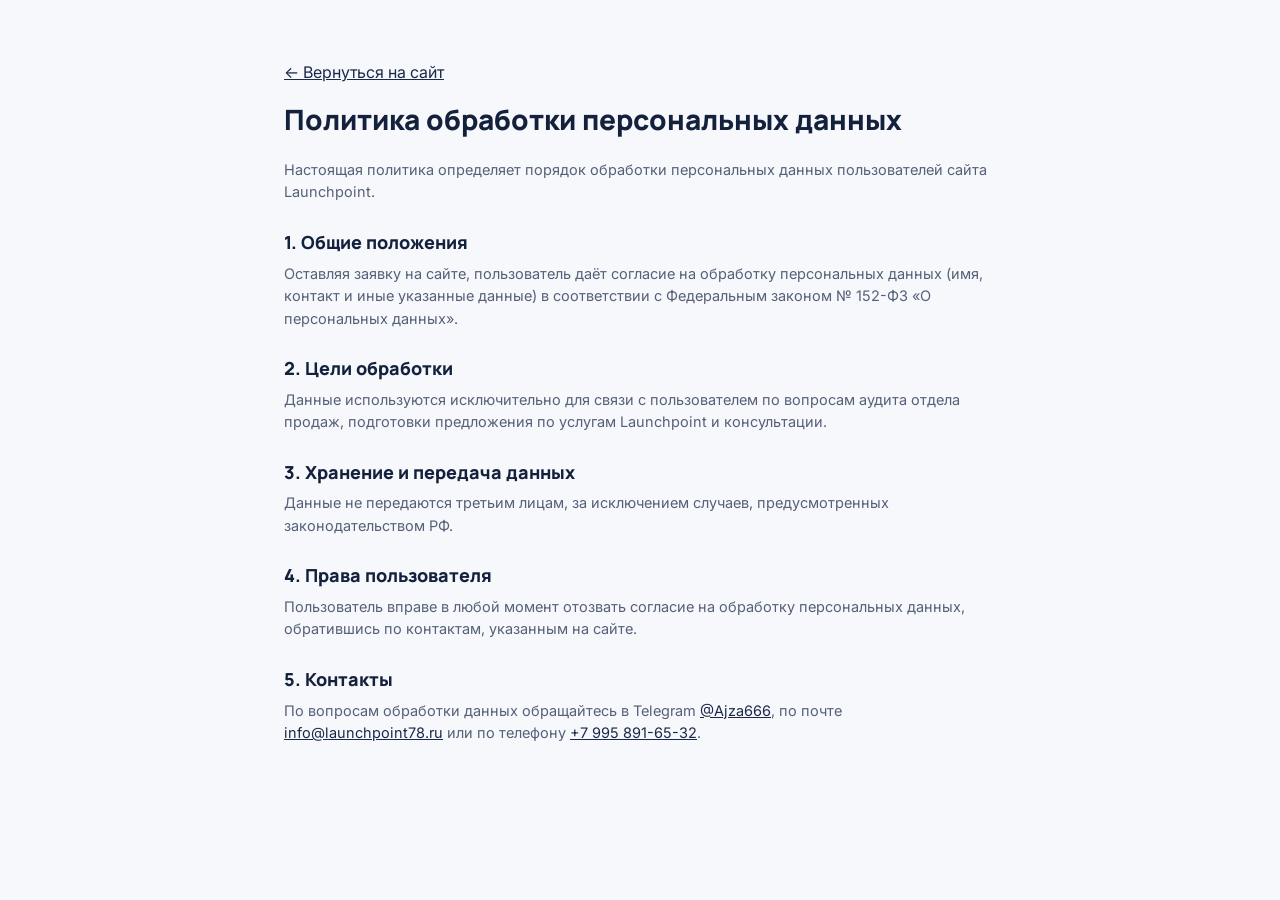
<file: privacy.html>
<!DOCTYPE html>
<html lang="ru">
<head>
<meta charset="UTF-8">
<meta name="viewport" content="width=device-width, initial-scale=1.0">
<title>Политика обработки персональных данных — Launchpoint</title>
<link rel="preconnect" href="https://fonts.googleapis.com">
<link rel="preconnect" href="https://fonts.gstatic.com" crossorigin>
<link href="https://fonts.googleapis.com/css2?family=Inter:wght@400;500;600;700&family=Manrope:wght@500;600;700;800&display=swap" rel="stylesheet">
<link rel="stylesheet" href="styles.css">
<style>
  .legal { max-width: 760px; margin: 0 auto; padding: 60px 24px 100px; color: var(--text); }
  .legal h1 { font-size: 28px; margin: 18px 0 24px; }
  .legal h2 { font-size: 18px; margin: 28px 0 10px; }
  .legal p, .legal li { color: var(--text-dim); font-size: 14.5px; margin-bottom: 10px; }
  .legal a { color: var(--brand); text-decoration: underline; }
</style>
</head>
<body>
<div class="legal">
  <a href="index.html">← Вернуться на сайт</a>
  <h1>Политика обработки персональных данных</h1>
  <p>Настоящая политика определяет порядок обработки персональных данных пользователей сайта Launchpoint.</p>

  <h2>1. Общие положения</h2>
  <p>Оставляя заявку на сайте, пользователь даёт согласие на обработку персональных данных (имя, контакт и иные указанные данные) в соответствии с Федеральным законом № 152-ФЗ «О персональных данных».</p>

  <h2>2. Цели обработки</h2>
  <p>Данные используются исключительно для связи с пользователем по вопросам аудита отдела продаж, подготовки предложения по услугам Launchpoint и консультации.</p>

  <h2>3. Хранение и передача данных</h2>
  <p>Данные не передаются третьим лицам, за исключением случаев, предусмотренных законодательством РФ.</p>

  <h2>4. Права пользователя</h2>
  <p>Пользователь вправе в любой момент отозвать согласие на обработку персональных данных, обратившись по контактам, указанным на сайте.</p>

  <h2>5. Контакты</h2>
  <p>По вопросам обработки данных обращайтесь в Telegram <a href="https://t.me/Ajza666" target="_blank" rel="noopener">@Ajza666</a>, по почте <a href="mailto:info@launchpoint78.ru">info@launchpoint78.ru</a> или по телефону <a href="tel:+79958916532">+7 995 891-65-32</a>.</p>
</div>
</body>
</html>
</file>
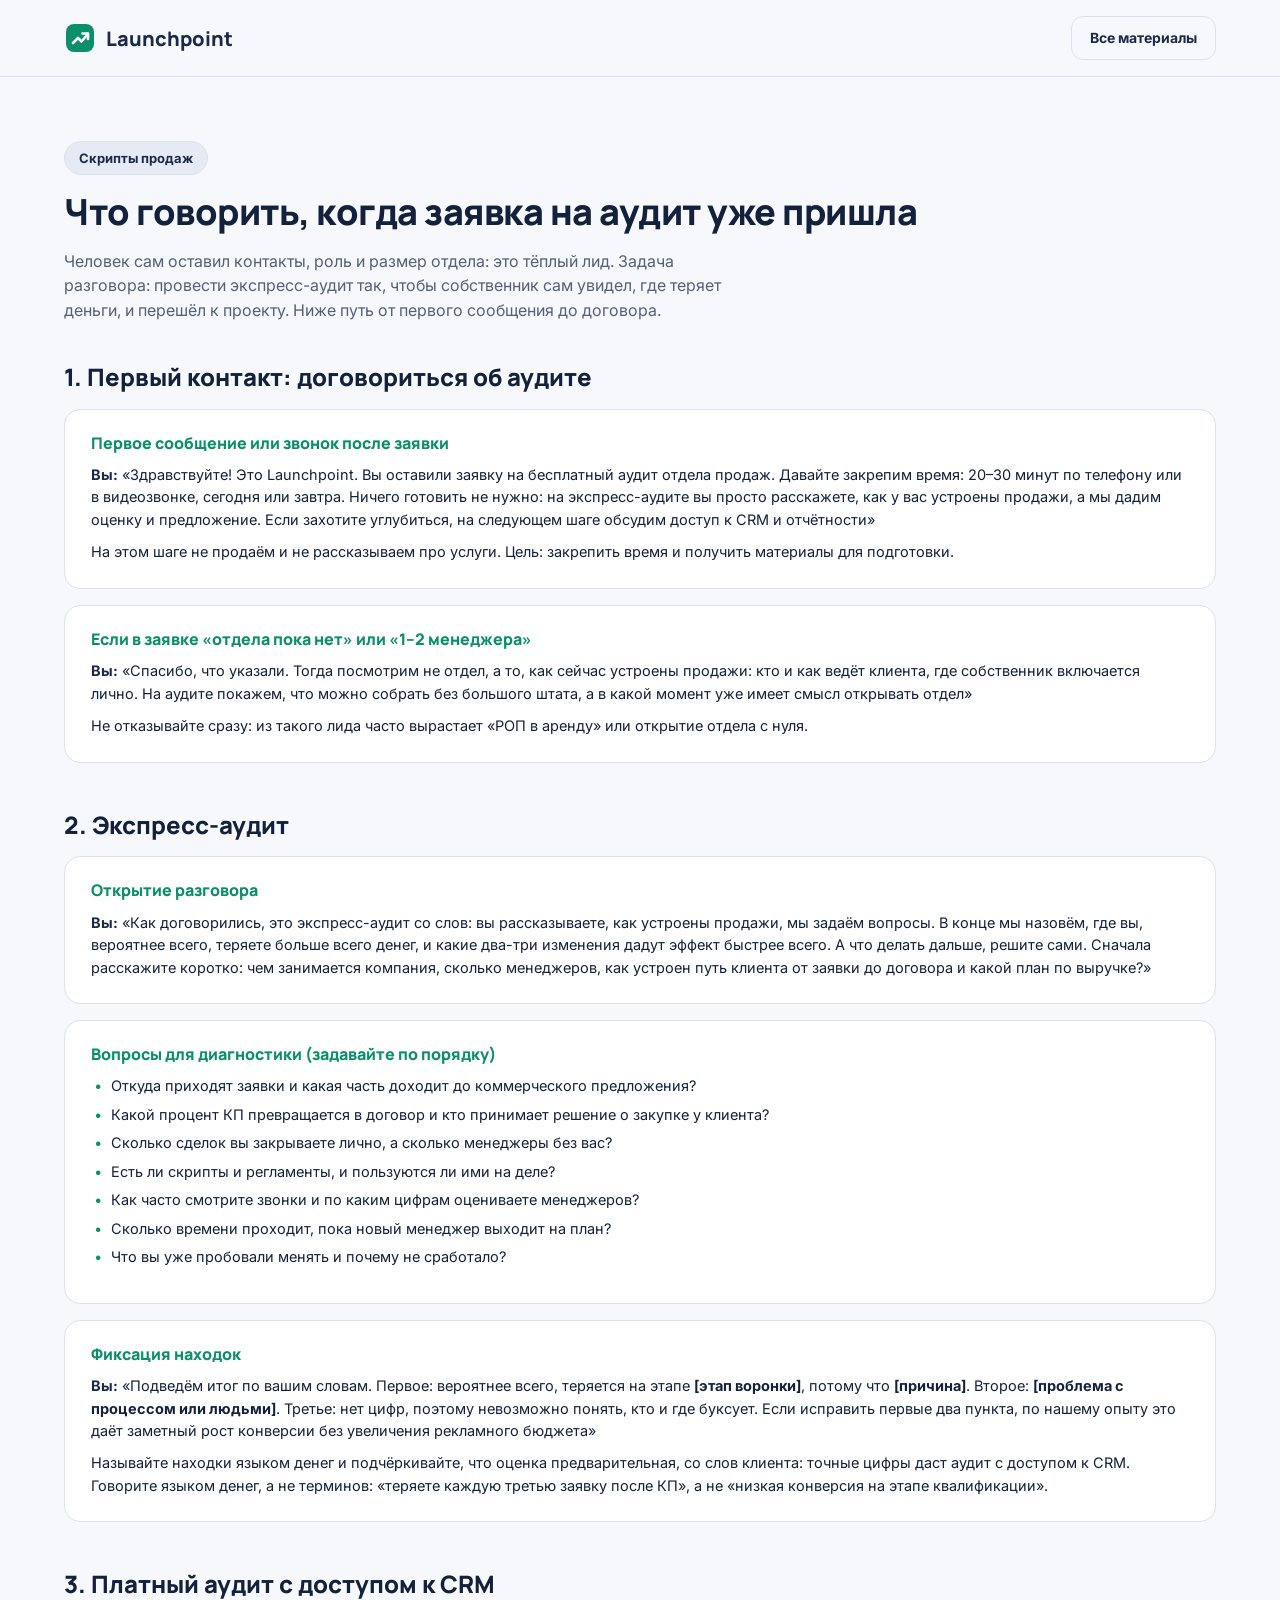
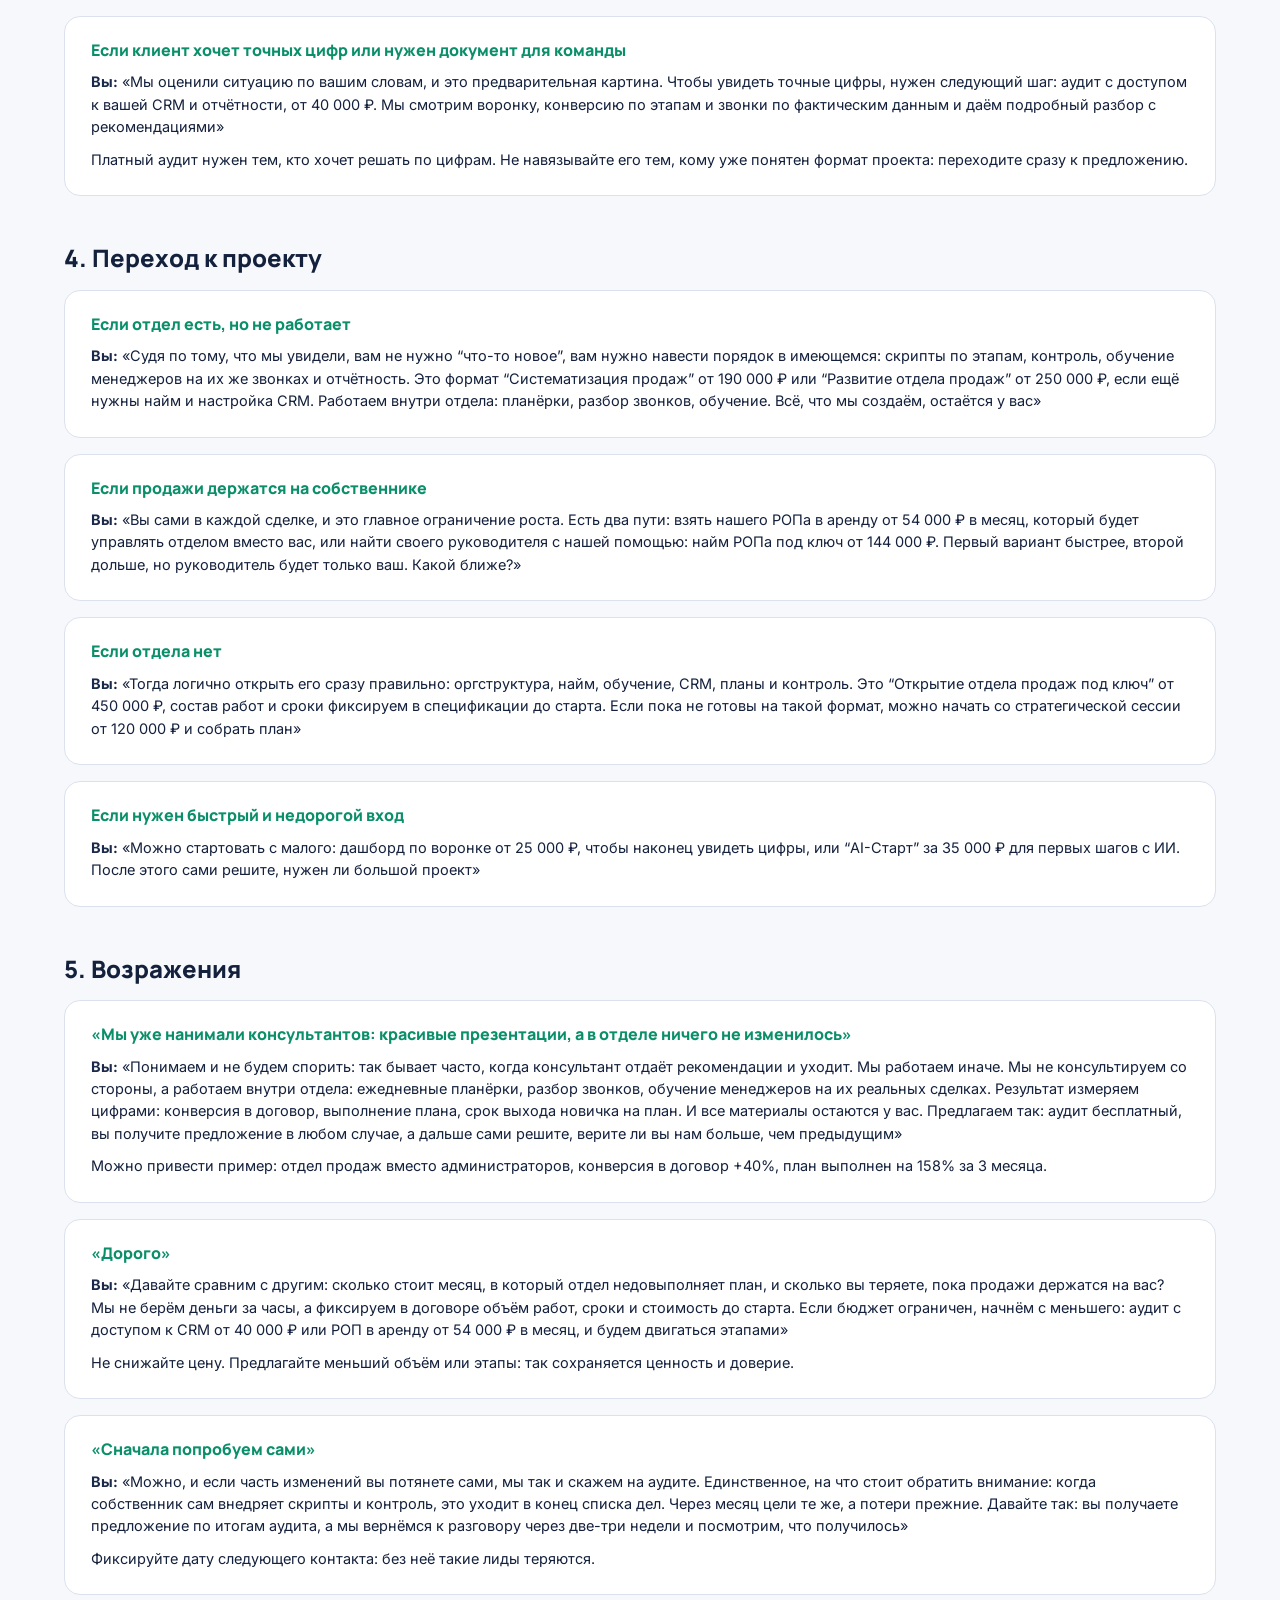
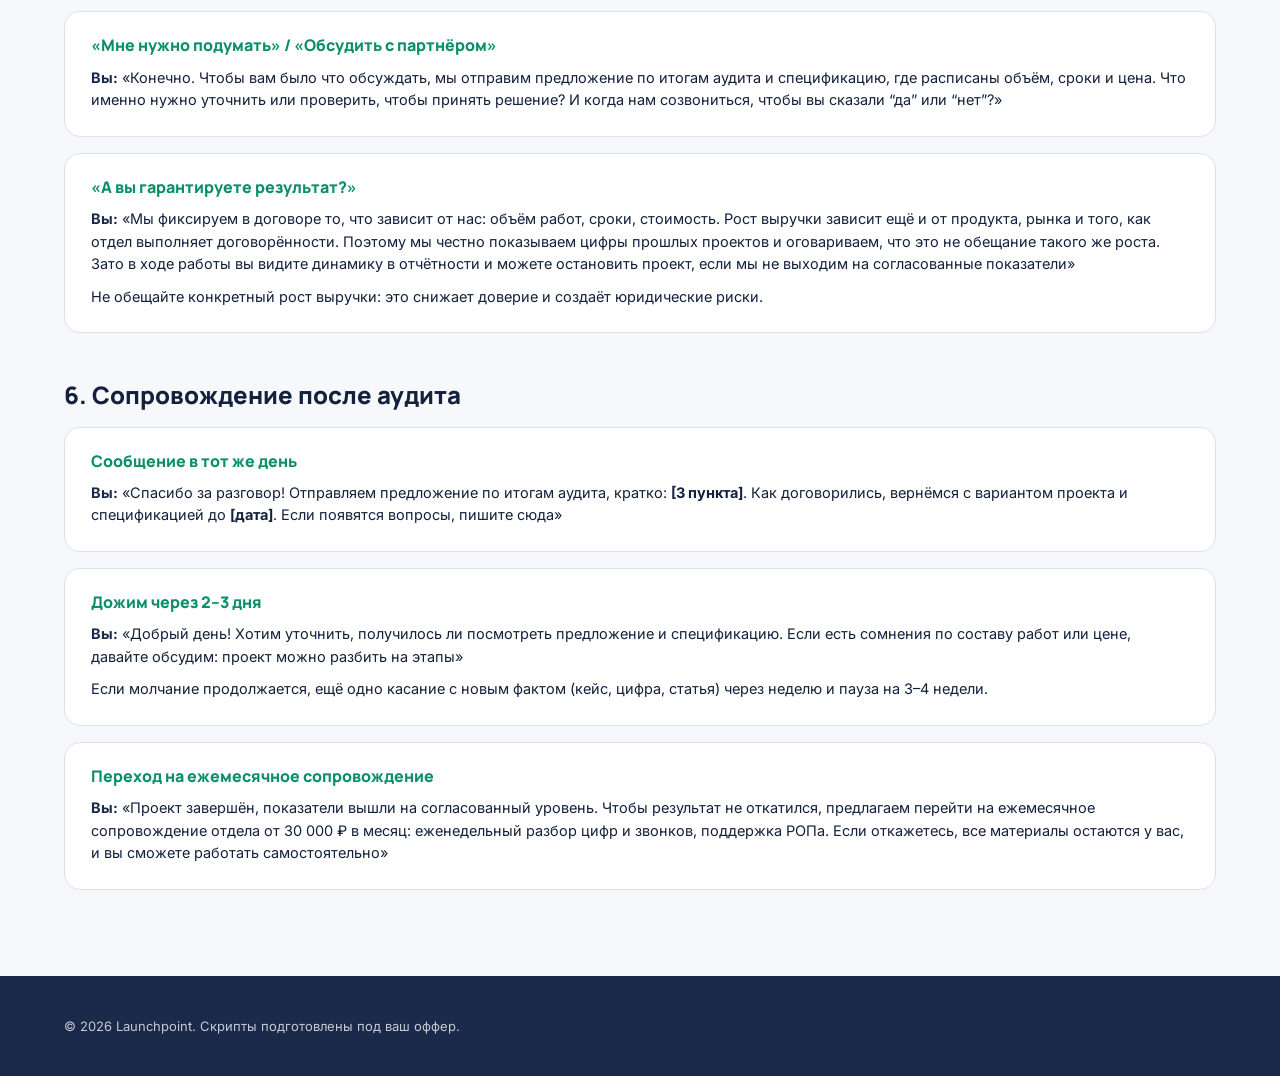
<file: scripts.html>
<!DOCTYPE html>
<html lang="ru">
<head>
<meta charset="UTF-8">
<meta name="viewport" content="width=device-width, initial-scale=1.0">
<title>Скрипты продаж — Launchpoint</title>
<link rel="preconnect" href="https://fonts.googleapis.com">
<link rel="preconnect" href="https://fonts.gstatic.com" crossorigin>
<link href="https://fonts.googleapis.com/css2?family=Inter:wght@400;500;600;700&family=Manrope:wght@500;600;700;800&display=swap" rel="stylesheet">
<link rel="stylesheet" href="styles.css">
</head>
<body>

<header class="doc-header">
  <div class="container doc-bar">
    <a href="index.html" class="logo">
      <svg class="logo__icon" width="32" height="32" viewBox="0 0 32 32" fill="none" aria-hidden="true"><rect x="2" y="2" width="28" height="28" rx="8" fill="currentColor"/><path d="M9 21l5-5 3.5 3.5L24 12" stroke="#fff" stroke-width="2.6" stroke-linecap="round" stroke-linejoin="round"/><path d="M18.5 11.5H24V17" stroke="#fff" stroke-width="2.6" stroke-linecap="round" stroke-linejoin="round"/></svg>
      <span>Launchpoint</span>
    </a>
    <div class="doc-bar__actions">
      <a href="materials.html" class="btn btn--ghost btn--sm">Все материалы</a>
    </div>
  </div>
</header>

<main class="container doc-hero">
  <span class="tag">Скрипты продаж</span>
  <h1>Что говорить, когда заявка на аудит уже пришла</h1>
  <p>Человек сам оставил контакты, роль и размер отдела: это тёплый лид. Задача разговора: провести экспресс-аудит так, чтобы собственник сам увидел, где теряет деньги, и перешёл к проекту. Ниже путь от первого сообщения до договора.</p>
</main>

<section class="container doc-section">
  <h2>1. Первый контакт: договориться об аудите</h2>
  <div class="script-block">
    <h3>Первое сообщение или звонок после заявки</h3>
    <p><span class="who">Вы:</span> «Здравствуйте! Это Launchpoint. Вы оставили заявку на бесплатный аудит отдела продаж. Давайте закрепим время: 20–30 минут по телефону или в видеозвонке, сегодня или завтра. Ничего готовить не нужно: на экспресс-аудите вы просто расскажете, как у вас устроены продажи, а мы дадим оценку и предложение. Если захотите углубиться, на следующем шаге обсудим доступ к CRM и отчётности»</p>
    <p>На этом шаге не продаём и не рассказываем про услуги. Цель: закрепить время и получить материалы для подготовки.</p>
  </div>
  <div class="script-block">
    <h3>Если в заявке «отдела пока нет» или «1–2 менеджера»</h3>
    <p><span class="who">Вы:</span> «Спасибо, что указали. Тогда посмотрим не отдел, а то, как сейчас устроены продажи: кто и как ведёт клиента, где собственник включается лично. На аудите покажем, что можно собрать без большого штата, а в какой момент уже имеет смысл открывать отдел»</p>
    <p>Не отказывайте сразу: из такого лида часто вырастает «РОП в аренду» или открытие отдела с нуля.</p>
  </div>
  <h2>2. Экспресс-аудит</h2>
  <div class="script-block">
    <h3>Открытие разговора</h3>
    <p><span class="who">Вы:</span> «Как договорились, это экспресс-аудит со слов: вы рассказываете, как устроены продажи, мы задаём вопросы. В конце мы назовём, где вы, вероятнее всего, теряете больше всего денег, и какие два-три изменения дадут эффект быстрее всего. А что делать дальше, решите сами. Сначала расскажите коротко: чем занимается компания, сколько менеджеров, как устроен путь клиента от заявки до договора и какой план по выручке?»</p>
  </div>
  <div class="script-block">
    <h3>Вопросы для диагностики (задавайте по порядку)</h3>
    <ul>
      <li>Откуда приходят заявки и какая часть доходит до коммерческого предложения?</li>
      <li>Какой процент КП превращается в договор и кто принимает решение о закупке у клиента?</li>
      <li>Сколько сделок вы закрываете лично, а сколько менеджеры без вас?</li>
      <li>Есть ли скрипты и регламенты, и пользуются ли ими на деле?</li>
      <li>Как часто смотрите звонки и по каким цифрам оцениваете менеджеров?</li>
      <li>Сколько времени проходит, пока новый менеджер выходит на план?</li>
      <li>Что вы уже пробовали менять и почему не сработало?</li>
    </ul>
  </div>
  <div class="script-block">
    <h3>Фиксация находок</h3>
    <p><span class="who">Вы:</span> «Подведём итог по вашим словам. Первое: вероятнее всего, теряется на этапе <b>[этап воронки]</b>, потому что <b>[причина]</b>. Второе: <b>[проблема с процессом или людьми]</b>. Третье: нет цифр, поэтому невозможно понять, кто и где буксует. Если исправить первые два пункта, по нашему опыту это даёт заметный рост конверсии без увеличения рекламного бюджета»</p>
    <p>Называйте находки языком денег и подчёркивайте, что оценка предварительная, со слов клиента: точные цифры даст аудит с доступом к CRM. Говорите языком денег, а не терминов: «теряете каждую третью заявку после КП», а не «низкая конверсия на этапе квалификации».</p>
  </div>
  <h2>3. Платный аудит с доступом к CRM</h2>
  <div class="script-block">
    <h3>Если клиент хочет точных цифр или нужен документ для команды</h3>
    <p><span class="who">Вы:</span> «Мы оценили ситуацию по вашим словам, и это предварительная картина. Чтобы увидеть точные цифры, нужен следующий шаг: аудит с доступом к вашей CRM и отчётности, от 40 000 ₽. Мы смотрим воронку, конверсию по этапам и звонки по фактическим данным и даём подробный разбор с рекомендациями»</p>
    <p>Платный аудит нужен тем, кто хочет решать по цифрам. Не навязывайте его тем, кому уже понятен формат проекта: переходите сразу к предложению.</p>
  </div>
  <h2>4. Переход к проекту</h2>
  <div class="script-block">
    <h3>Если отдел есть, но не работает</h3>
    <p><span class="who">Вы:</span> «Судя по тому, что мы увидели, вам не нужно “что-то новое”, вам нужно навести порядок в имеющемся: скрипты по этапам, контроль, обучение менеджеров на их же звонках и отчётность. Это формат “Систематизация продаж” от 190 000 ₽ или “Развитие отдела продаж” от 250 000 ₽, если ещё нужны найм и настройка CRM. Работаем внутри отдела: планёрки, разбор звонков, обучение. Всё, что мы создаём, остаётся у вас»</p>
  </div>
  <div class="script-block">
    <h3>Если продажи держатся на собственнике</h3>
    <p><span class="who">Вы:</span> «Вы сами в каждой сделке, и это главное ограничение роста. Есть два пути: взять нашего РОПа в аренду от 54 000 ₽ в месяц, который будет управлять отделом вместо вас, или найти своего руководителя с нашей помощью: найм РОПа под ключ от 144 000 ₽. Первый вариант быстрее, второй дольше, но руководитель будет только ваш. Какой ближе?»</p>
  </div>
  <div class="script-block">
    <h3>Если отдела нет</h3>
    <p><span class="who">Вы:</span> «Тогда логично открыть его сразу правильно: оргструктура, найм, обучение, CRM, планы и контроль. Это “Открытие отдела продаж под ключ” от 450 000 ₽, состав работ и сроки фиксируем в спецификации до старта. Если пока не готовы на такой формат, можно начать со стратегической сессии от 120 000 ₽ и собрать план»</p>
  </div>
  <div class="script-block">
    <h3>Если нужен быстрый и недорогой вход</h3>
    <p><span class="who">Вы:</span> «Можно стартовать с малого: дашборд по воронке от 25 000 ₽, чтобы наконец увидеть цифры, или “AI-Старт” за 35 000 ₽ для первых шагов с ИИ. После этого сами решите, нужен ли большой проект»</p>
  </div>
  <h2>5. Возражения</h2>
  <div class="script-block">
    <h3>«Мы уже нанимали консультантов: красивые презентации, а в отделе ничего не изменилось»</h3>
    <p><span class="who">Вы:</span> «Понимаем и не будем спорить: так бывает часто, когда консультант отдаёт рекомендации и уходит. Мы работаем иначе. Мы не консультируем со стороны, а работаем внутри отдела: ежедневные планёрки, разбор звонков, обучение менеджеров на их реальных сделках. Результат измеряем цифрами: конверсия в договор, выполнение плана, срок выхода новичка на план. И все материалы остаются у вас. Предлагаем так: аудит бесплатный, вы получите предложение в любом случае, а дальше сами решите, верите ли вы нам больше, чем предыдущим»</p>
    <p>Можно привести пример: отдел продаж вместо администраторов, конверсия в договор +40%, план выполнен на 158% за 3 месяца.</p>
  </div>
  <div class="script-block">
    <h3>«Дорого»</h3>
    <p><span class="who">Вы:</span> «Давайте сравним с другим: сколько стоит месяц, в который отдел недовыполняет план, и сколько вы теряете, пока продажи держатся на вас? Мы не берём деньги за часы, а фиксируем в договоре объём работ, сроки и стоимость до старта. Если бюджет ограничен, начнём с меньшего: аудит с доступом к CRM от 40 000 ₽ или РОП в аренду от 54 000 ₽ в месяц, и будем двигаться этапами»</p>
    <p>Не снижайте цену. Предлагайте меньший объём или этапы: так сохраняется ценность и доверие.</p>
  </div>
  <div class="script-block">
    <h3>«Сначала попробуем сами»</h3>
    <p><span class="who">Вы:</span> «Можно, и если часть изменений вы потянете сами, мы так и скажем на аудите. Единственное, на что стоит обратить внимание: когда собственник сам внедряет скрипты и контроль, это уходит в конец списка дел. Через месяц цели те же, а потери прежние. Давайте так: вы получаете предложение по итогам аудита, а мы вернёмся к разговору через две-три недели и посмотрим, что получилось»</p>
    <p>Фиксируйте дату следующего контакта: без неё такие лиды теряются.</p>
  </div>
  <div class="script-block">
    <h3>«Мне нужно подумать» / «Обсудить с партнёром»</h3>
    <p><span class="who">Вы:</span> «Конечно. Чтобы вам было что обсуждать, мы отправим предложение по итогам аудита и спецификацию, где расписаны объём, сроки и цена. Что именно нужно уточнить или проверить, чтобы принять решение? И когда нам созвониться, чтобы вы сказали “да” или “нет”?»</p>
  </div>
  <div class="script-block">
    <h3>«А вы гарантируете результат?»</h3>
    <p><span class="who">Вы:</span> «Мы фиксируем в договоре то, что зависит от нас: объём работ, сроки, стоимость. Рост выручки зависит ещё и от продукта, рынка и того, как отдел выполняет договорённости. Поэтому мы честно показываем цифры прошлых проектов и оговариваем, что это не обещание такого же роста. Зато в ходе работы вы видите динамику в отчётности и можете остановить проект, если мы не выходим на согласованные показатели»</p>
    <p>Не обещайте конкретный рост выручки: это снижает доверие и создаёт юридические риски.</p>
  </div>
  <h2>6. Сопровождение после аудита</h2>
  <div class="script-block">
    <h3>Сообщение в тот же день</h3>
    <p><span class="who">Вы:</span> «Спасибо за разговор! Отправляем предложение по итогам аудита, кратко: <b>[3 пункта]</b>. Как договорились, вернёмся с вариантом проекта и спецификацией до <b>[дата]</b>. Если появятся вопросы, пишите сюда»</p>
  </div>
  <div class="script-block">
    <h3>Дожим через 2–3 дня</h3>
    <p><span class="who">Вы:</span> «Добрый день! Хотим уточнить, получилось ли посмотреть предложение и спецификацию. Если есть сомнения по составу работ или цене, давайте обсудим: проект можно разбить на этапы»</p>
    <p>Если молчание продолжается, ещё одно касание с новым фактом (кейс, цифра, статья) через неделю и пауза на 3–4 недели.</p>
  </div>
  <div class="script-block">
    <h3>Переход на ежемесячное сопровождение</h3>
    <p><span class="who">Вы:</span> «Проект завершён, показатели вышли на согласованный уровень. Чтобы результат не откатился, предлагаем перейти на ежемесячное сопровождение отдела от 30 000 ₽ в месяц: еженедельный разбор цифр и звонков, поддержка РОПа. Если откажетесь, все материалы остаются у вас, и вы сможете работать самостоятельно»</p>
  </div>

</section>

<footer class="footer">
  <div class="container footer__bottom">
    <span>© <span id="year"></span> Launchpoint. Скрипты подготовлены под ваш оффер.</span>
  </div>
</footer>

<script>document.getElementById('year').textContent = new Date().getFullYear();</script>
</body>
</html>
</file>
<file: styles.css>
:root {
  --bg: #f7f8fb;
  --bg-alt: #edf0f7;
  --card: #ffffff;
  --border: #dce1ee;
  --text: #14213d;
  --text-dim: #556079;
  --brand: #1b2a4a;
  --brand-soft: #e6eaf5;
  --accent: #0a8f6a;
  --accent-dim: #07765a;
  --accent-soft: #e0f4ed;
  --radius: 16px;
  --shadow: 0 10px 30px rgba(27, 42, 74, 0.08);
}

* { margin: 0; padding: 0; box-sizing: border-box; }
html { scroll-behavior: smooth; }

body {
  background: var(--bg);
  color: var(--text);
  font-family: 'Inter', sans-serif;
  line-height: 1.55;
  -webkit-font-smoothing: antialiased;
}

h1, h2, h3, h4 {
  font-family: 'Manrope', 'Inter', sans-serif;
  font-weight: 800;
  line-height: 1.15;
  color: var(--text);
}

a { text-decoration: none; color: inherit; }
ul, ol { list-style: none; }
img { max-width: 100%; display: block; }

.container { max-width: 1200px; margin: 0 auto; padding: 0 24px; }

.tag {
  display: inline-block;
  padding: 6px 14px;
  border: 1px solid var(--border);
  border-radius: 999px;
  font-size: 13px;
  color: var(--brand);
  font-weight: 700;
  margin-bottom: 16px;
  background: var(--brand-soft);
}

/* BUTTONS */
.btn {
  display: inline-flex;
  align-items: center;
  justify-content: center;
  padding: 14px 28px;
  border-radius: 12px;
  font-weight: 700;
  font-size: 15px;
  border: 1px solid transparent;
  cursor: pointer;
  transition: transform .15s ease, background .15s ease, border-color .15s ease;
  white-space: nowrap;
  font-family: inherit;
}
.btn:hover { transform: translateY(-2px); }
.btn--primary { background: var(--accent); color: #fff; box-shadow: 0 8px 20px rgba(10, 143, 106, 0.25); }
.btn--primary:hover { background: var(--accent-dim); }
.btn--ghost { background: transparent; border-color: var(--border); color: var(--brand); }
.btn--ghost:hover { border-color: var(--brand); }
.btn--lg { padding: 16px 32px; font-size: 16px; }
.btn--sm { padding: 10px 18px; font-size: 14px; }
.btn--block { width: 100%; }

/* HEADER */
.header {
  position: sticky;
  top: 0;
  z-index: 100;
  background: rgba(247, 248, 251, 0.85);
  backdrop-filter: blur(12px);
  border-bottom: 1px solid transparent;
  transition: border-color .2s ease, background .2s ease;
}
.header.scrolled { border-color: var(--border); background: rgba(247, 248, 251, 0.97); }

.header__inner {
  display: flex;
  align-items: center;
  justify-content: space-between;
  gap: 24px;
  min-width: 0;
  height: 76px;
}

.logo {
  display: flex;
  align-items: center;
  gap: 10px;
  font-family: 'Manrope', sans-serif;
  font-size: 20px;
  font-weight: 800;
  flex-shrink: 0;
  white-space: nowrap;
  color: var(--brand);
}
.logo__icon { color: var(--accent); flex-shrink: 0; }
.logo__suffix { color: var(--text-dim); font-weight: 500; font-size: 14px; }

.nav { display: flex; align-items: center; gap: 26px; min-width: 0; }
.nav a { font-size: 15px; color: var(--text-dim); white-space: nowrap; font-weight: 500; transition: color .15s ease; }
.nav a:hover { color: var(--brand); }

.header__actions { display: flex; align-items: center; gap: 16px; flex-shrink: 0; }
.header__tg { font-weight: 700; font-size: 14px; color: var(--brand); white-space: nowrap; }
.header__tg:hover { color: var(--accent); }

.burger { display: none; flex-direction: column; gap: 5px; background: none; border: none; cursor: pointer; padding: 4px; }
.burger span { width: 22px; height: 2px; background: var(--text); transition: transform .2s ease, opacity .2s ease; }
.burger.is-open span:nth-child(1) { transform: translateY(7px) rotate(45deg); }
.burger.is-open span:nth-child(2) { opacity: 0; }
.burger.is-open span:nth-child(3) { transform: translateY(-7px) rotate(-45deg); }

/* HERO */
.hero { padding: 72px 0 92px; background: linear-gradient(180deg, var(--bg) 0%, var(--bg-alt) 100%); }
.hero__inner { display: grid; grid-template-columns: 1.15fr 0.85fr; gap: 56px; align-items: center; }
.eyebrow { display: inline-block; font-size: 13px; font-weight: 700; color: var(--brand); background: var(--brand-soft); padding: 7px 14px; border-radius: 999px; }
.hero h1 { font-size: 44px; margin: 18px 0 20px; letter-spacing: -0.8px; }
.hero h1 em { font-style: normal; color: var(--accent); }
.hero__lead { color: var(--text-dim); font-size: 17px; margin-bottom: 30px; max-width: 580px; }
.hero__cta { display: flex; gap: 16px; flex-wrap: wrap; margin-bottom: 44px; }

.hero__stats { display: flex; gap: 32px; flex-wrap: wrap; }
.stat { display: flex; flex-direction: column; }
.stat__val { display: flex; align-items: baseline; }
.stat__num, .stat__plus { font-family: 'Manrope', sans-serif; font-size: 34px; font-weight: 800; color: var(--brand); }
.stat__label { font-size: 13px; color: var(--text-dim); max-width: 170px; margin-top: 4px; }

.hero__card {
  background: var(--card);
  border: 1px solid var(--border);
  border-radius: var(--radius);
  padding: 30px;
  box-shadow: var(--shadow);
}
.hero__card-top { display: flex; align-items: center; justify-content: space-between; margin-bottom: 8px; }
.hero__card-tag { font-size: 12px; color: var(--accent); font-weight: 800; text-transform: uppercase; letter-spacing: .5px; }
.hero__card-dot { width: 10px; height: 10px; border-radius: 50%; background: var(--accent); }
.hero__card h3 { font-size: 22px; margin-bottom: 18px; }
.check-list { display: flex; flex-direction: column; gap: 12px; margin-bottom: 22px; }
.check-list li { position: relative; padding-left: 30px; font-size: 14.5px; color: var(--text); }
.check-list li::before {
  content: '';
  position: absolute; left: 0; top: 2px;
  width: 20px; height: 20px; border-radius: 50%;
  background: var(--brand-soft) url("data:image/svg+xml,%3Csvg xmlns='http://www.w3.org/2000/svg' viewBox='0 0 20 20'%3E%3Cpath d='M5.5 10.5l3 3 6-6.5' fill='none' stroke='%231b2a4a' stroke-width='2' stroke-linecap='round' stroke-linejoin='round'/%3E%3C/svg%3E") center/20px no-repeat;
}
.hero__card-note { font-size: 12px; color: var(--text-dim); margin-top: 12px; text-align: center; }

/* SECTIONS */
.section { padding: 88px 0; }
.section--alt { background: var(--bg-alt); }
.section__eyebrow { color: var(--accent); font-size: 13px; font-weight: 800; text-transform: uppercase; letter-spacing: 0.7px; margin-bottom: 12px; }
.section__title { font-size: 34px; max-width: 760px; margin-bottom: 44px; letter-spacing: -0.4px; }

.grid { display: grid; gap: 24px; }
.grid--3 { grid-template-columns: repeat(3, 1fr); }
.grid--4 { grid-template-columns: repeat(4, 1fr); }

.pain, .adv, .service, .case, .step, .contact-card, .faq__item, .form, .founder, .fr-step {
  background: var(--card);
  border: 1px solid var(--border);
  border-radius: var(--radius);
}

/* PAINS */
.pain { padding: 24px; }
.pain h3 { font-size: 17px; margin-bottom: 10px; }
.pain p { color: var(--text-dim); font-size: 14px; }
.pain::before { content: ''; display: block; width: 28px; height: 4px; border-radius: 4px; background: var(--accent); margin-bottom: 16px; }

/* ADVANTAGES */
.adv { padding: 26px; }
.adv__icon { margin-bottom: 16px; color: var(--brand); width: 48px; height: 48px; border-radius: 12px; background: var(--brand-soft); display: flex; align-items: center; justify-content: center; }
.adv h3 { font-size: 18px; margin-bottom: 10px; }
.adv p { color: var(--text-dim); font-size: 14px; }

/* SERVICES */
.service { padding: 26px; display: flex; flex-direction: column; }
.service h3 { font-size: 19px; margin-bottom: 10px; }
.service p { color: var(--text-dim); font-size: 14px; }
.service__price { display: inline-block; font-size: 14px; color: var(--accent); font-weight: 800; margin-top: auto; padding-top: 16px; }

/* OFFER (express strategy) */
.offer { padding: 44px; display: grid; grid-template-columns: 1.2fr .8fr; gap: 44px; align-items: center; background: var(--brand); border: 1px solid var(--brand); border-radius: var(--radius); color: #fff; box-shadow: var(--shadow); }
.offer h2 { color: #fff; font-size: 32px; margin-bottom: 16px; }
.offer p { color: rgba(255,255,255,.82); margin-bottom: 18px; }
.offer .section__eyebrow { color: #9fe3cc; }
.offer .check-list li { color: #fff; }
.offer .check-list li::before { background-color: rgba(255,255,255,.16); background-image: url("data:image/svg+xml,%3Csvg xmlns='http://www.w3.org/2000/svg' viewBox='0 0 20 20'%3E%3Cpath d='M5.5 10.5l3 3 6-6.5' fill='none' stroke='%23ffffff' stroke-width='2' stroke-linecap='round' stroke-linejoin='round'/%3E%3C/svg%3E"); }
.offer__box { background: #fff; color: var(--text); border-radius: var(--radius); padding: 30px; text-align: center; }
.offer__from { font-size: 13px; color: var(--text-dim); text-transform: uppercase; font-weight: 700; letter-spacing: .5px; }
.offer__price { font-family: 'Manrope', sans-serif; font-size: 46px; font-weight: 800; color: var(--accent); margin: 6px 0 4px; letter-spacing: -1px; }
.offer .offer__note { font-size: 13px; color: var(--text-dim); margin-bottom: 20px; }

/* PRICE TABLE */
.price-table { background: var(--card); border: 1px solid var(--border); border-radius: var(--radius); overflow: hidden; }
.price-row { display: grid; grid-template-columns: 2fr 1fr; gap: 16px; padding: 18px 24px; border-bottom: 1px solid var(--border); align-items: center; font-size: 14.5px; }
.price-row:last-child { border-bottom: none; }
.price-row--head { background: var(--bg-alt); font-weight: 700; color: var(--text-dim); font-size: 12px; text-transform: uppercase; letter-spacing: 0.4px; }
.price-row span:first-child { font-weight: 600; }
.price-row span:last-child { text-align: right; font-weight: 800; color: var(--accent); }
.price-row--head span:last-child { color: var(--text-dim); }
.price-row--highlight { background: var(--accent-soft); }
.price-note { margin-top: 18px; color: var(--text-dim); font-size: 14px; max-width: 760px; }

/* FRANCHISE */
.fr-wrap { display: grid; grid-template-columns: .85fr 1.15fr; gap: 48px; align-items: start; }
.fr-wrap p { color: var(--text-dim); margin-bottom: 18px; }
.fr-steps { display: grid; grid-template-columns: repeat(2, 1fr); gap: 14px; counter-reset: fr; }
.fr-step { padding: 18px 18px 18px 56px; position: relative; font-size: 14px; font-weight: 700; counter-increment: fr; }
.fr-step::before { content: counter(fr); position: absolute; left: 16px; top: 16px; width: 28px; height: 28px; border-radius: 50%; background: var(--accent-soft); color: var(--accent); font-weight: 800; font-size: 13px; display: flex; align-items: center; justify-content: center; }
.fr-step span { display: block; font-weight: 400; color: var(--text-dim); font-size: 13px; margin-top: 4px; }

/* CASES */
.case { padding: 26px; display: flex; flex-direction: column; gap: 10px; }
.case__tag { font-size: 12px; font-weight: 800; color: var(--brand); text-transform: uppercase; letter-spacing: .5px; }
.case__metric { font-family: 'Manrope', sans-serif; font-size: 34px; font-weight: 800; color: var(--accent); letter-spacing: -.8px; line-height: 1.05; }
.case h3 { font-size: 17px; }
.case p { color: var(--text-dim); font-size: 14px; }

/* FOUNDER */
.founder { padding: 40px; display: grid; grid-template-columns: 1.1fr .9fr; gap: 44px; align-items: center; }
.founder p { color: var(--text-dim); margin-bottom: 14px; }
.founder h2 { font-size: 30px; margin-bottom: 16px; }
.founder__facts { display: grid; grid-template-columns: 1fr 1fr; gap: 14px; }
.fact { background: var(--bg-alt); border-radius: 14px; padding: 18px; }
.fact b { display: block; font-family: 'Manrope', sans-serif; font-size: 28px; color: var(--brand); font-weight: 800; }
.fact span { font-size: 13px; color: var(--text-dim); }

/* PROCESS */
.steps { display: grid; grid-template-columns: repeat(5, 1fr); gap: 20px; }
.step { padding: 24px 20px; }
.step__num { font-family: 'Manrope', sans-serif; font-size: 24px; color: var(--accent); font-weight: 800; }
.step h3 { font-size: 16px; margin: 10px 0 8px; }
.step p { color: var(--text-dim); font-size: 13.5px; }

/* FAQ */
.faq { max-width: 800px; }
.faq__item { padding: 18px 22px; margin-bottom: 12px; }
.faq__item summary { cursor: pointer; font-weight: 700; list-style: none; display: flex; justify-content: space-between; align-items: center; gap: 12px; }
.faq__item summary::-webkit-details-marker { display: none; }
.faq__item summary::after { content: '+'; font-size: 22px; color: var(--accent); flex-shrink: 0; }
.faq__item[open] summary::after { content: '−'; }
.faq__item p { color: var(--text-dim); font-size: 14.5px; margin-top: 14px; }

/* FORM */
.form-section { display: grid; grid-template-columns: 1fr 1fr; gap: 56px; align-items: center; }
.form-section > *, .hero__inner > *, .offer > *, .fr-wrap > *, .founder > * { min-width: 0; }
.form input, .form select, .form textarea { width: 100%; }
.form-section__text p { color: var(--text-dim); margin-bottom: 22px; }
.form-section__list { display: flex; flex-direction: column; gap: 10px; }
.form-section__list li { padding-left: 26px; position: relative; font-size: 14.5px; color: var(--text); }
.form-section__list li::before { content: '✓'; position: absolute; left: 0; color: var(--accent); font-weight: 800; }

.form { padding: 30px; display: flex; flex-direction: column; gap: 16px; box-shadow: var(--shadow); }
.form label { display: flex; flex-direction: column; gap: 8px; font-size: 13px; color: var(--text-dim); font-weight: 600; }
.form input, .form select, .form textarea {
  background: var(--bg);
  border: 1px solid var(--border);
  border-radius: 10px;
  padding: 12px 14px;
  color: var(--text);
  font-family: inherit;
  font-size: 14px;
  resize: vertical;
}
.form input:focus, .form select:focus, .form textarea:focus { outline: none; border-color: var(--brand); box-shadow: 0 0 0 3px var(--brand-soft); }
.form__note { font-size: 12px; color: var(--text-dim); text-align: center; }
.form__note a { color: var(--brand); text-decoration: underline; }

/* CONTACTS */
.contacts { display: grid; grid-template-columns: repeat(4, 1fr); gap: 20px; }
.contact-card { padding: 22px; display: flex; flex-direction: column; gap: 8px; }
.contact-card__label { font-size: 12px; color: var(--text-dim); text-transform: uppercase; letter-spacing: 0.4px; font-weight: 700; }
.contact-card a { font-weight: 700; color: var(--brand); }
.contact-card a:hover { color: var(--accent); }

/* FOOTER */
.footer { background: var(--brand); color: #fff; padding: 40px 0; }
.footer .logo { color: #fff; }
.footer .logo__icon { color: #7fd6b8; }
.footer .logo__suffix { color: rgba(255,255,255,.7); }
.footer__inner, .footer__bottom { display: flex; align-items: center; justify-content: space-between; gap: 24px; flex-wrap: wrap; }
.footer__inner p, .footer__bottom { color: rgba(255,255,255,.75); font-size: 13px; }
.footer__links { display: flex; gap: 20px; }
.footer__links a { color: rgba(255,255,255,.8); font-size: 13px; }
.footer__links a:hover { color: #fff; }
.logo--footer { font-size: 17px; }

/* FAB */
.fab {
  position: fixed; bottom: 28px; right: 28px;
  width: 56px; height: 56px; border-radius: 50%;
  background: var(--accent); color: #fff;
  display: flex; align-items: center; justify-content: center;
  z-index: 90;
  box-shadow: 0 8px 24px rgba(10, 143, 106, 0.35);
  transition: transform .2s ease;
}
.fab svg { width: 26px; height: 26px; }
.fab:hover { transform: scale(1.08); }

/* REVEAL */
.reveal { opacity: 0; transform: translateY(24px); transition: opacity .6s ease, transform .6s ease; }
.reveal.is-visible { opacity: 1; transform: translateY(0); }

/* RESPONSIVE */
@media (max-width: 1180px) {
  .nav { gap: 18px; }
  .nav a { font-size: 14px; }
}

@media (max-width: 1100px) {
  .nav { display: none; }
  .burger { display: flex; }
  .nav.is-open {
    display: flex; position: absolute; top: 76px; left: 0; right: 0;
    background: var(--bg); border-bottom: 1px solid var(--border);
    flex-direction: column; align-items: flex-start; padding: 20px 24px; gap: 16px;
  }
}

@media (max-width: 900px) {
  .hero__inner, .form-section, .offer, .fr-wrap, .founder { grid-template-columns: 1fr; }
  .hero h1 { font-size: 32px; }
  .section__title { font-size: 28px; }
  .grid--4, .grid--3 { grid-template-columns: repeat(2, 1fr); }
  .steps { grid-template-columns: repeat(2, 1fr); }
  .contacts { grid-template-columns: repeat(2, 1fr); }
  .price-row { grid-template-columns: 1fr; gap: 4px; }
  .price-row span:last-child { text-align: left; }
  .offer { padding: 28px; }
  .footer__inner { flex-direction: column; align-items: flex-start; }
}

@media (max-width: 560px) {
  .header__tg { display: none; }
  .hide-sm { display: none; }
  .header__actions { gap: 10px; }
  .header__inner { gap: 12px; }
  .header__actions .btn { padding: 10px 14px; font-size: 13px; }
  .grid--4, .grid--3, .steps, .contacts, .fr-steps, .founder__facts { grid-template-columns: 1fr; }
  .hero__stats { gap: 24px; }
  .founder { padding: 26px; }
}

@media (max-width: 480px) {
  .logo__suffix { display: none; }
}

/* DOC PAGES (materials, scripts, presentation, outreach) */
.doc-header { position: sticky; top: 0; z-index: 100; background: rgba(247, 248, 251,0.95); backdrop-filter: blur(12px); border-bottom: 1px solid var(--border); }
.doc-bar { display: flex; align-items: center; justify-content: space-between; gap: 24px; height: 76px; }
.doc-bar__actions { display: flex; align-items: center; gap: 14px; }

.doc-hero { padding: 64px 24px 40px; }
.doc-hero h1 { font-size: 36px; margin-bottom: 16px; letter-spacing: -0.5px; }
.doc-hero p { color: var(--text-dim); font-size: 16px; max-width: 680px; }

.doc-section { padding-bottom: 70px; }
.doc-section h2 { font-size: 24px; margin: 0 0 18px; }
.doc-section h2:not(:first-child) { margin-top: 48px; }

.script-block { background: var(--card); border: 1px solid var(--border); border-radius: var(--radius); padding: 24px 26px; margin-bottom: 16px; }
.script-block h3 { font-size: 16px; margin-bottom: 12px; color: var(--accent); }
.script-block p { color: var(--text); font-size: 14.5px; margin-bottom: 10px; }
.script-block p:last-child { margin-bottom: 0; }
.script-block .who { color: var(--brand); font-weight: 700; }
.script-block ul { margin: 0 0 10px 0; }
.script-block li { position: relative; padding-left: 20px; font-size: 14.5px; margin-bottom: 6px; }
.script-block li::before { content: '•'; position: absolute; left: 4px; color: var(--accent); font-weight: 800; }

.material-grid { display: grid; grid-template-columns: repeat(3, 1fr); gap: 24px; margin-top: 8px; }
.material-card { background: var(--card); border: 1px solid var(--border); border-radius: var(--radius); padding: 28px; display: flex; flex-direction: column; gap: 14px; box-shadow: var(--shadow); }
.material-card__icon { width: 48px; height: 48px; border-radius: 12px; background: var(--accent-soft); display: flex; align-items: center; justify-content: center; }
.material-card h3 { font-size: 18px; }
.material-card p { color: var(--text-dim); font-size: 14px; flex-grow: 1; }

.usp-grid { display: grid; grid-template-columns: repeat(3, 1fr); gap: 20px; margin-bottom: 8px; }
.usp { background: var(--card); border: 1px solid var(--border); border-radius: var(--radius); padding: 22px; text-align: center; }
.usp__num { font-family: 'Manrope', sans-serif; font-size: 28px; color: var(--accent); font-weight: 800; display: block; margin-bottom: 8px; }
.usp p { color: var(--text-dim); font-size: 13.5px; }

.doc-price-table { background: var(--card); border: 1px solid var(--border); border-radius: var(--radius); overflow: hidden; margin-bottom: 8px; }
.doc-price-row { display: grid; grid-template-columns: 2fr 1fr; gap: 16px; padding: 16px 22px; border-bottom: 1px solid var(--border); font-size: 14.5px; align-items: center; }
.doc-price-row:last-child { border-bottom: none; }
.doc-price-row--head { background: var(--bg-alt); font-weight: 700; color: var(--text-dim); font-size: 12px; text-transform: uppercase; }
.doc-price-row span:last-child { text-align: right; font-weight: 800; color: var(--accent); }
.doc-price-row--head span:last-child { color: var(--text-dim); }
.doc-price-row--highlight { background: var(--accent-soft); }

@media (max-width: 900px) {
  .material-grid, .usp-grid { grid-template-columns: 1fr; }
  .doc-price-row { grid-template-columns: 1fr; gap: 4px; }
  .doc-price-row span:last-child { text-align: left; }
  .doc-hero h1 { font-size: 28px; }
}
</file>
<file: blog/blog.css>
/* Стили блога. Цвета берутся из палитры сайта: install.mjs прописывает --b-* в blog.config.json (theme). */
:root { --b-bg: #fff; --b-surface: #fff; --b-ink: #18181b; --b-text: #2b2b30; --b-soft: #6b6b73; --b-line: #e5e5e5; --b-accent: #2563eb; --b-accent-soft: #eef3ff; --b-radius: 16px; }
.blog { padding: 112px 0 72px; background: var(--b-bg); color: var(--b-text); }
.blog > section, .blog > article { width: 100%; max-width: 1160px; margin: 0 auto; padding: 0 20px; }
.b-crumbs { display: flex; gap: 8px; flex-wrap: wrap; font-size: 14px; color: var(--b-soft); margin-bottom: 22px; }
.b-crumbs a { color: var(--b-soft); text-decoration: none; }
.b-crumbs a:hover { color: var(--b-accent); }
.b-meta { display: flex; flex-wrap: wrap; align-items: center; gap: 6px 14px; font-size: 14px; color: var(--b-soft); }
.b-chip { display: inline-block; padding: 3px 12px; border-radius: 999px; background: var(--b-accent-soft); color: var(--b-accent); font-weight: 600; font-size: 13px; }
.b-head h1 { font-family: var(--ff-head, inherit); color: var(--b-ink); font-size: clamp(28px, 4.4vw, 46px); line-height: 1.15; margin: 14px 0 16px; letter-spacing: -0.01em; }
.b-lead { font-size: 19px; line-height: 1.55; color: var(--b-soft); max-width: 720px; }
.b-author { margin-top: 14px; font-size: 14px; color: var(--b-soft); }

/* Статья */
.b-article { max-width: 780px !important; }
.b-cover { margin: 28px 0 8px; border-radius: var(--b-radius); overflow: hidden; }
.b-cover img { display: block; width: 100%; height: auto; }
.b-toc { margin: 28px 0; padding: 20px 24px; border: 1px solid var(--b-line); border-radius: var(--b-radius); background: var(--b-surface); }
.b-toc ol { list-style: none; margin: 10px 0 0; padding: 0; }
.b-toc li + li { margin-top: 6px; }
.b-toc a { color: var(--b-text); text-decoration: none; }
.b-toc a:hover { color: var(--b-accent); }
.b-content { font-size: 18px; line-height: 1.75; margin-top: 28px; }
.b-content h2 { font-family: var(--ff-head, inherit); color: var(--b-ink); font-size: clamp(24px, 3vw, 31px); line-height: 1.25; margin: 2em 0 .6em; scroll-margin-top: 100px; }
.b-content h3 { font-family: var(--ff-head, inherit); color: var(--b-ink); font-size: 22px; margin: 1.6em 0 .5em; scroll-margin-top: 100px; }
.b-content p { margin: 0 0 1.1em; }
.b-content ul, .b-content ol { margin: 0 0 1.2em; padding-left: 1.4em; }
.b-content ul { list-style: disc; }
.b-content ol { list-style: decimal; }
.b-content li + li { margin-top: 8px; }
.b-content li::marker { color: var(--b-accent); }
.b-content a { color: var(--b-accent); text-decoration: underline; text-underline-offset: 3px; }
.b-content img { max-width: 100%; height: auto; border-radius: 12px; margin: 8px 0; }
.b-content hr { border: 0; border-top: 1px solid var(--b-line); margin: 2em 0; }
.b-content blockquote { margin: 1.4em 0; padding: 16px 22px; border-left: 4px solid var(--b-accent); background: var(--b-accent-soft); border-radius: 0 12px 12px 0; }
.b-content blockquote p:last-child { margin-bottom: 0; }
.b-content code { background: var(--b-accent-soft); padding: 2px 6px; border-radius: 6px; font-size: .92em; }
.b-content pre { overflow-x: auto; padding: 16px; border-radius: 12px; background: var(--b-accent-soft); margin: 0 0 1.2em; }
.b-table { overflow-x: auto; margin: 1.4em 0; border: 1px solid var(--b-line); border-radius: 12px; }
.b-table table { width: 100%; border-collapse: collapse; font-size: 16px; line-height: 1.5; }
.b-table th, .b-table td { padding: 12px 16px; text-align: left; border-bottom: 1px solid var(--b-line); vertical-align: top; }
.b-table th { background: var(--b-accent-soft); color: var(--b-ink); font-weight: 600; white-space: nowrap; }
.b-table tr:last-child td { border-bottom: 0; }

.b-faq { margin-top: 44px; }
.b-faq h2 { font-family: var(--ff-head, inherit); color: var(--b-ink); font-size: 28px; margin-bottom: 16px; }
.b-faq details { border: 1px solid var(--b-line); border-radius: 12px; background: var(--b-surface); margin-bottom: 10px; padding: 0 20px; }
.b-faq summary { cursor: pointer; padding: 16px 0; font-weight: 600; color: var(--b-ink); list-style: none; display: flex; justify-content: space-between; gap: 16px; }
.b-faq summary::-webkit-details-marker { display: none; }
.b-faq summary::after { content: '+'; color: var(--b-accent); font-size: 22px; line-height: 1; }
.b-faq details[open] summary::after { content: '−'; }
.b-faq details p { padding: 0 0 18px; color: var(--b-text); line-height: 1.65; }
.b-disclaimer { margin-top: 32px; font-size: 14px; line-height: 1.55; color: var(--b-soft); padding-top: 16px; border-top: 1px solid var(--b-line); }
.b-cta { margin-top: 40px; padding: 32px; border-radius: var(--b-radius); background: var(--b-accent-soft); border: 1px solid var(--b-line); text-align: left; }
.b-cta h2 { font-family: var(--ff-head, inherit); color: var(--b-ink); font-size: 26px; margin-bottom: 8px; }
.b-cta p { margin-bottom: 18px; color: var(--b-text); max-width: 560px; }
.b-cta__btn { display: inline-flex; }
.b-preview { margin: 0 0 22px; padding: 12px 16px; border-radius: 12px; background: #fff4d6; color: #6b4e00; font-size: 14px; border: 1px solid #f0d98a; }

/* Карточки */
.b-grid { display: grid; grid-template-columns: repeat(3, 1fr); gap: 24px; margin-top: 32px; }
.b-card { display: flex; flex-direction: column; background: var(--b-surface); border: 1px solid var(--b-line); border-radius: var(--b-radius); overflow: hidden; transition: transform .2s, box-shadow .2s; }
.b-card:hover { transform: translateY(-3px); box-shadow: 0 16px 36px rgba(20, 20, 30, .09); }
.b-card__img { display: block; aspect-ratio: 16 / 10; overflow: hidden; background: var(--b-accent-soft); }
.b-card__img img { width: 100%; height: 100%; object-fit: cover; display: block; }
.b-card__body { display: flex; flex-direction: column; gap: 10px; padding: 22px; flex: 1; }
.b-card h3 { font-family: var(--ff-head, inherit); font-size: 20px; line-height: 1.3; margin: 0; }
.b-card h3 a { color: var(--b-ink); text-decoration: none; }
.b-card h3 a:hover { color: var(--b-accent); }
.b-card p { color: var(--b-soft); font-size: 15px; line-height: 1.55; margin: 0; }
.b-more { margin-top: auto; padding-top: 6px; color: var(--b-accent); font-weight: 600; text-decoration: none; }
.b-more::after { content: ' →'; }
.b-related { margin-top: 72px !important; }
.b-related h2, .b-home h2 { font-family: var(--ff-head, inherit); color: var(--b-ink); font-size: clamp(26px, 3.4vw, 36px); }
.b-empty { margin-top: 32px; color: var(--b-soft); }

/* Блок на главной */
.b-home { padding: 88px 0; background: var(--b-bg); }
.b-home .container { max-width: 1160px; margin: 0 auto; padding: 0 20px; }
.b-home__head { display: flex; justify-content: space-between; align-items: flex-end; gap: 16px; flex-wrap: wrap; }
.b-home .b-more { margin-top: 0; }

@media (max-width: 960px) { .b-grid { grid-template-columns: repeat(2, 1fr); } }
@media (max-width: 640px) {
  .blog { padding: 92px 0 48px; }
  .b-grid { grid-template-columns: 1fr; gap: 18px; }
  .b-content { font-size: 17px; }
  .b-lead { font-size: 17px; }
  .b-cta { padding: 24px 20px; }
  .b-home { padding: 56px 0; }
}

/* тема сайта */
:root{--b-accent:var(--brand);--b-accent-soft:var(--accent-soft);--b-bg:var(--bg);--b-surface:var(--card);--b-text:var(--text);--b-soft:var(--brand-soft);--b-line:var(--border)}
</file>
